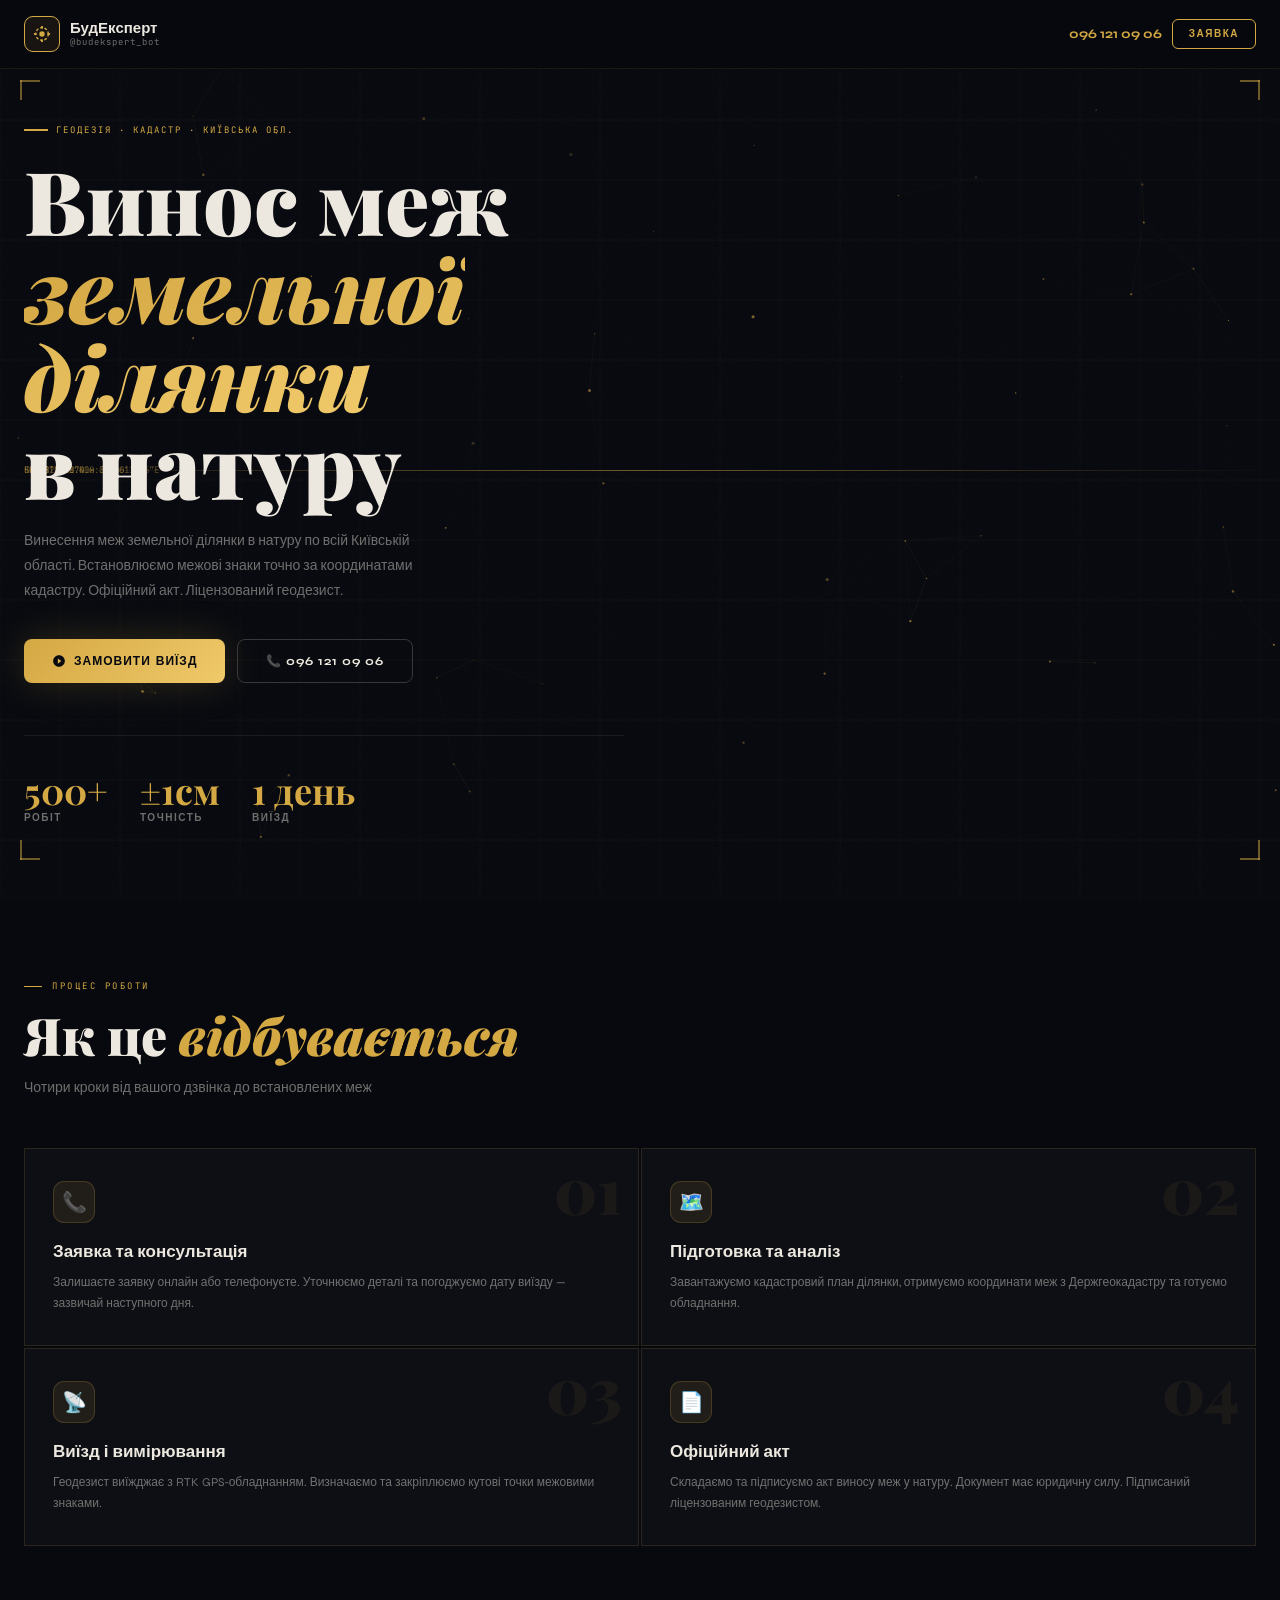
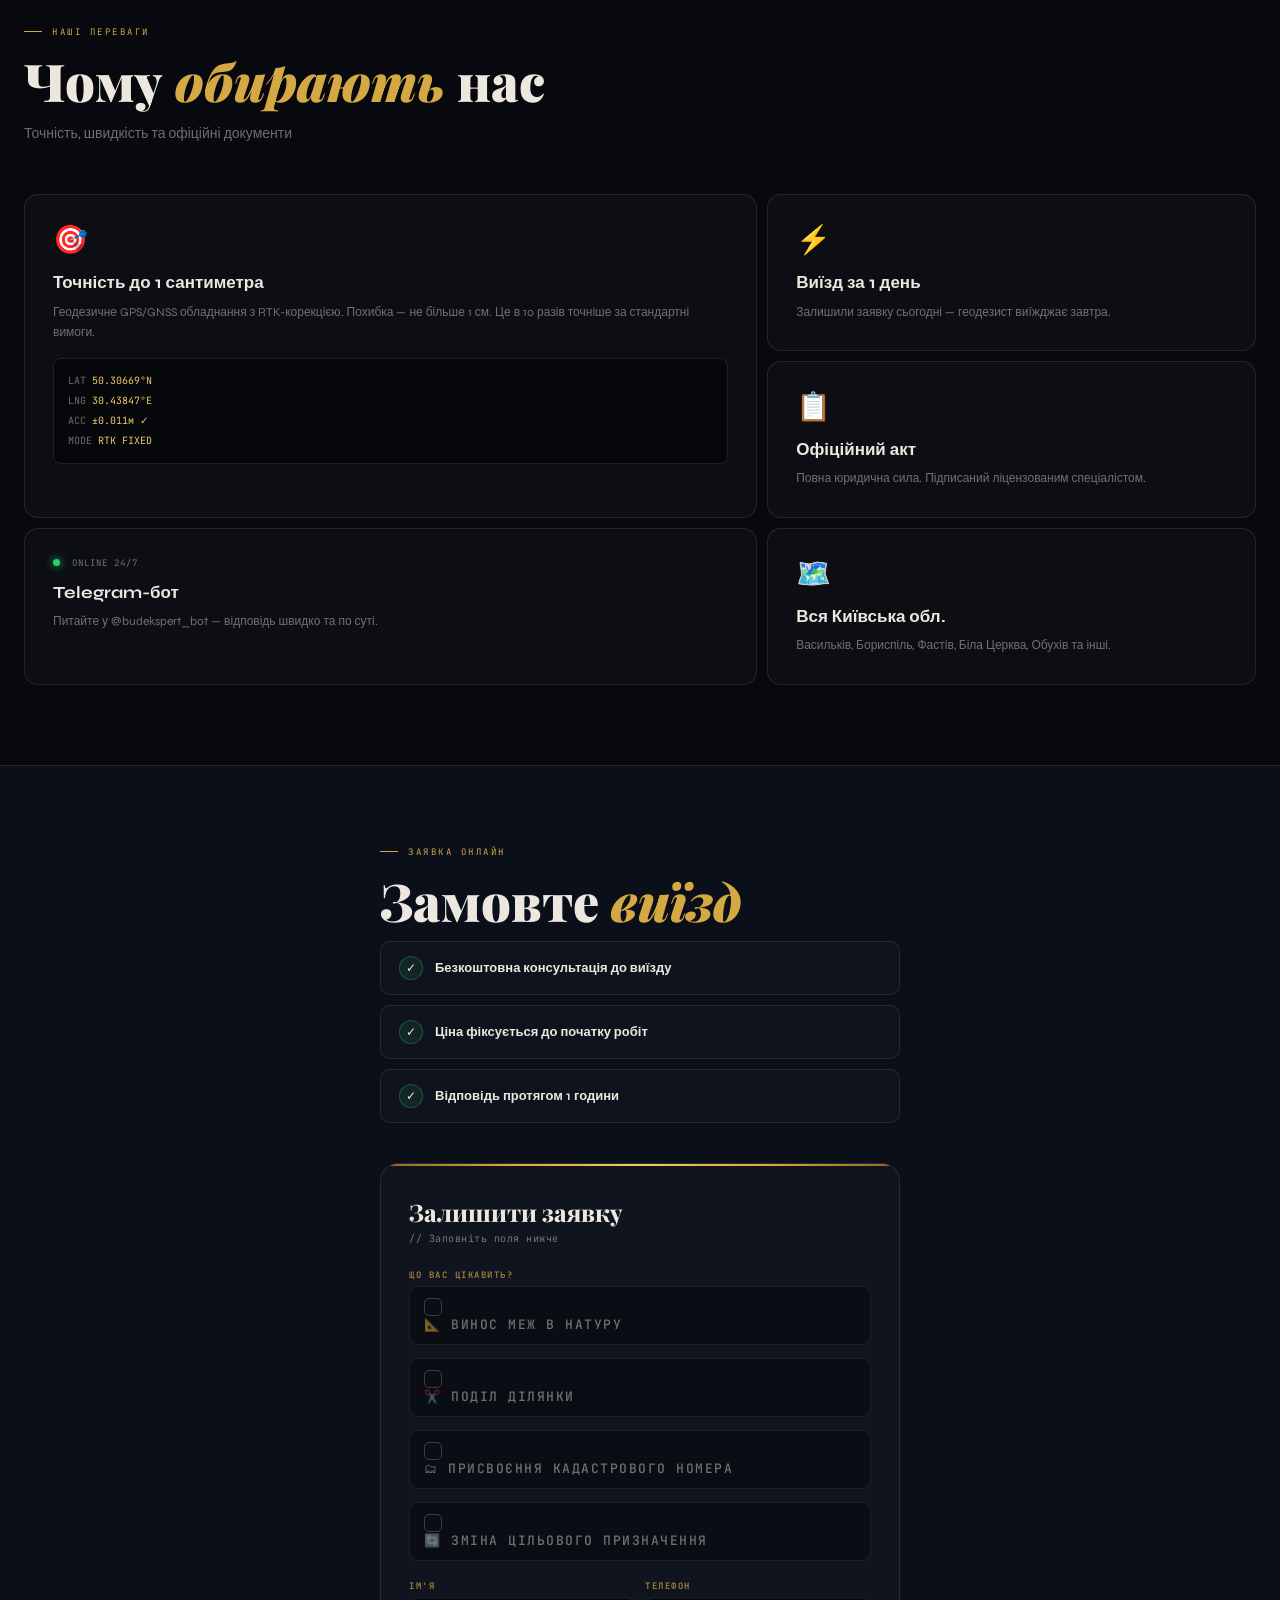
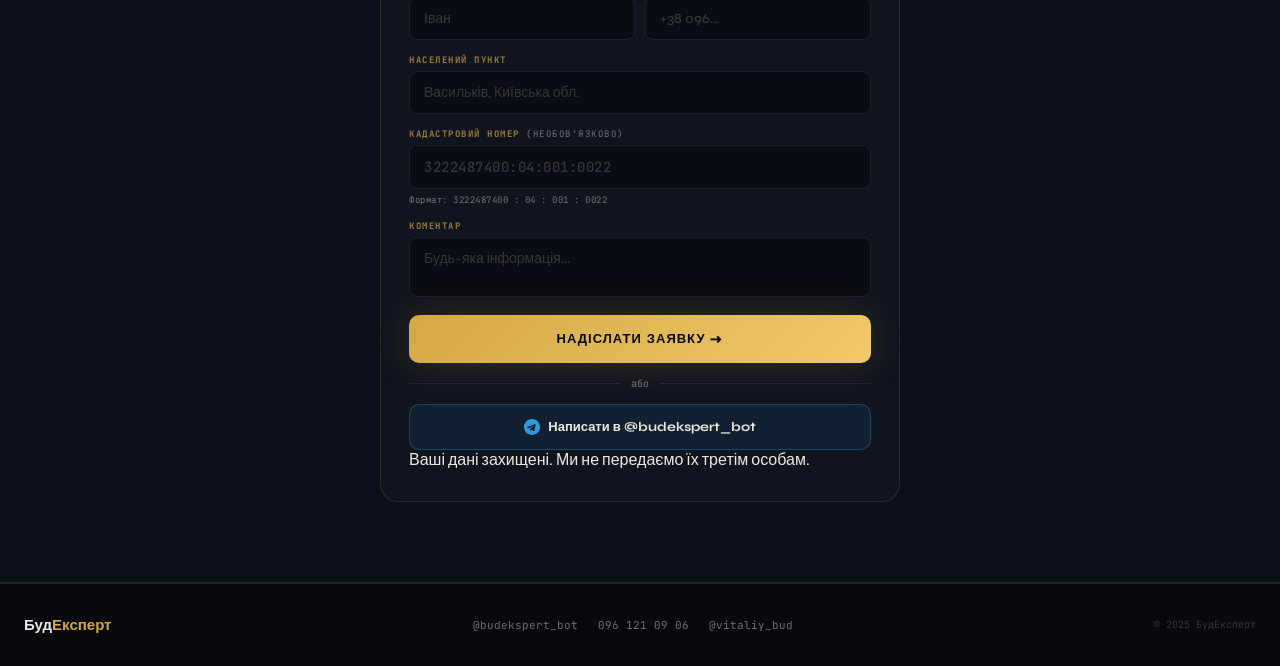
<file: budekspert_geo_v2.html>
<!DOCTYPE html>
<html lang="uk">
<head>
<meta charset="UTF-8">
<meta name="viewport" content="width=device-width, initial-scale=1.0, maximum-scale=1.0">

<!-- ─── SEO ─── -->
<title>Винос меж земельної ділянки в натуру — Київська область | БудЕксперт</title>
<meta name="description" content="Винесення меж земельної ділянки в натуру по Київській області. Васильків, Бориспіль, Фастів, Обухів, Біла Церква. Виїзд наступного дня. Офіційний акт. ☎ 096 121 09 06">
<meta name="keywords" content="винос меж, винесення меж земельної ділянки в натуру, межування, встановлення меж земельної ділянки, відновлення межових знаків, поділ земельної ділянки, присвоєння кадастрового номера, зміна цільового призначення, геодезія, Київська область, Васильків, Бориспіль, Фастів">
<meta name="robots" content="index, follow">
<meta name="author" content="БудЕксперт">
<link rel="canonical" href="https://budekspert.github.io/vynos-mezh-kyivska-oblast/">

<!-- ─── Open Graph (Facebook) ─── -->
<meta property="og:type" content="website">
<meta property="og:title" content="Винос меж земельної ділянки в натуру — Київська область">
<meta property="og:description" content="Встановлюємо межові знаки точно за координатами кадастру. Офіційний акт. Виїзд наступного дня. ☎ 096 121 09 06">
<meta property="og:url" content="https://budekspert.github.io/vynos-mezh-kyivska-oblast/">
<meta property="og:locale" content="uk_UA">
<meta property="og:site_name" content="БудЕксперт">
<link href="https://fonts.googleapis.com/css2?family=Playfair+Display:ital,wght@0,800;0,900;1,700;1,800&family=Syne:wght@400;600;700;800&family=JetBrains+Mono:wght@400;500&display=swap" rel="stylesheet">
<style>
:root {
  --bg:    #07090F;
  --bg2:   #0B0F1A;
  --gold:  #D4A843;
  --gold2: #F0C96A;
  --gold3: #8A6820;
  --blue:  #2D9CDB;
  --green: #2ECC71;
  --text:  #EDE8DF;
  --muted: rgba(237,232,223,0.45);
  --border:rgba(212,168,67,0.15);
}

*, *::before, *::after { margin:0; padding:0; box-sizing:border-box; }
html { scroll-behavior:smooth; -webkit-text-size-adjust:100%; }

body {
  background-color: #07090F !important;
  background: #07090F !important;
  color: #EDE8DF;
  font-family: 'Syne', sans-serif;
  overflow-x: hidden;
  min-height: 100vh;
  -webkit-font-smoothing: antialiased;
}

/* ── CANVAS ── */
#cvs {
  position: fixed;
  inset: 0;
  width: 100%;
  height: 100%;
  z-index: 0;
  background: #07090F;
  display: block;
}

/* ── GRAIN ── */
.grain {
  position: fixed; inset:0; z-index:1;
  pointer-events:none; opacity:0.025;
  background-image: url("data:image/svg+xml,%3Csvg xmlns='http://www.w3.org/2000/svg' width='300' height='300'%3E%3Cfilter id='n'%3E%3CfeTurbulence type='fractalNoise' baseFrequency='0.75' numOctaves='4' stitchTiles='stitch'/%3E%3C/filter%3E%3Crect width='300' height='300' filter='url(%23n)'/%3E%3C/svg%3E");
  background-size: 300px 300px;
}

/* ── ALL CONTENT ABOVE CANVAS ── */
.page { position: relative; z-index: 2; }

/* ══════════════ HEADER ══════════════ */
header {
  position: fixed; top:0; left:0; right:0; z-index:999;
  padding: 16px 24px;
  display: flex; align-items:center; justify-content:space-between;
  background: rgba(7,9,15,0.92);
  border-bottom: 1px solid rgba(212,168,67,0.1);
  -webkit-backdrop-filter: blur(16px);
  backdrop-filter: blur(16px);
}

.logo { display:flex; align-items:center; gap:10px; text-decoration:none; }
.logo-box {
  width:36px; height:36px;
  border:1.5px solid var(--gold);
  border-radius:9px;
  display:flex; align-items:center; justify-content:center;
  background: rgba(212,168,67,0.08);
  flex-shrink:0;
}
.logo-name { font-size:15px; font-weight:800; color:#EDE8DF; line-height:1.1; }
.logo-sub  { font-size:9px; color:var(--muted); font-family:'JetBrains Mono',monospace; letter-spacing:1px; }

.hdr-right { display:flex; align-items:center; gap:10px; }
.hdr-tel {
  font-size:13px; font-weight:700; color:var(--gold);
  text-decoration:none; display:none;
}
@media(min-width:600px){ .hdr-tel { display:block; } }

.hdr-btn {
  background: transparent;
  border:1.5px solid var(--gold);
  color:var(--gold);
  font-family:'Syne',sans-serif;
  font-size:10px; font-weight:700; letter-spacing:1.5px; text-transform:uppercase;
  padding:8px 16px; border-radius:6px;
  text-decoration:none;
  transition:background .2s, color .2s;
  white-space:nowrap;
}
.hdr-btn:hover { background:var(--gold); color:#07090F; }

/* ══════════════ HERO ══════════════ */
.hero {
  min-height: 100svh;
  padding: 100px 24px 60px;
  display: flex; flex-direction:column; justify-content:center;
  position:relative; overflow:hidden;
}

/* Corner brackets */
.crn {
  position:absolute; width:20px; height:20px; pointer-events:none;
}
.crn::before,.crn::after { content:''; position:absolute; background:var(--gold); opacity:0.5; }
.crn::before { width:100%; height:1.5px; top:0; left:0; }
.crn::after  { width:1.5px; height:100%; top:0; left:0; }
.crn.tl { top:80px; left:20px; }
.crn.tr { top:80px; right:20px; transform:scaleX(-1); }
.crn.bl { bottom:40px; left:20px; transform:scaleY(-1); }
.crn.br { bottom:40px; right:20px; transform:scale(-1); }

/* Scan line */
.scan {
  position:absolute; left:0; right:0; height:1px;
  background:linear-gradient(90deg,transparent,rgba(212,168,67,0.5),transparent);
  animation:scanAnim 7s linear infinite;
  pointer-events:none;
}
@keyframes scanAnim {
  0%   { top:0%;   opacity:0; }
  5%   { opacity:1; }
  95%  { opacity:0.6; }
  100% { top:100%; opacity:0; }
}

/* Floating coords */
.fcoord {
  position:absolute;
  font-family:'JetBrains Mono',monospace;
  font-size:9px; color:rgba(212,168,67,0.4);
  animation:floatY 4s ease-in-out infinite;
  pointer-events:none; user-select:none;
}
.fcoord:nth-child(1){ top:20%; right:5%;  animation-delay:0s; }
.fcoord:nth-child(2){ top:65%; right:3%;  animation-delay:1.5s; }
.fcoord:nth-child(3){ top:40%; left:2%;   animation-delay:2.8s; font-size:8px; }
@keyframes floatY {
  0%,100%{ transform:translateY(0); opacity:0.3; }
  50%    { transform:translateY(-8px); opacity:0.6; }
}

.hero-inner { max-width:600px; }

.hero-label {
  display:inline-flex; align-items:center; gap:8px;
  font-family:'JetBrains Mono',monospace;
  font-size:9px; letter-spacing:2px; text-transform:uppercase;
  color:var(--gold); margin-bottom:20px;
  animation:fadeUp .5s .1s both;
}
.hero-label::before { content:''; width:24px; height:1.5px; background:var(--gold); flex-shrink:0; }

.hero h1 {
  font-family:'Playfair Display',serif;
  font-size: clamp(48px, 11vw, 88px);
  font-weight:900; line-height:1.0;
  color:#EDE8DF;
  margin-bottom:20px;
  animation:fadeUp .6s .25s both;
}
.hero h1 em {
  font-style:italic;
  background:linear-gradient(135deg,var(--gold),var(--gold2));
  -webkit-background-clip:text; -webkit-text-fill-color:transparent;
  background-clip:text;
}

.hero-desc {
  font-size:14px; line-height:1.8; color:var(--muted);
  max-width:420px; margin-bottom:36px;
  animation:fadeUp .6s .4s both;
}

.hero-btns {
  display:flex; flex-direction:column; gap:12px;
  animation:fadeUp .6s .55s both;
}
@media(min-width:480px){ .hero-btns{ flex-direction:row; flex-wrap:wrap; } }

.btn-gold {
  background:linear-gradient(135deg,var(--gold),var(--gold2));
  color:#07090F;
  font-family:'Syne',sans-serif;
  font-size:12px; font-weight:800; letter-spacing:1px; text-transform:uppercase;
  padding:15px 28px; border-radius:8px;
  text-decoration:none; border:none; cursor:pointer;
  display:inline-flex; align-items:center; justify-content:center; gap:8px;
  box-shadow:0 0 40px rgba(212,168,67,0.2);
  transition:transform .2s, box-shadow .2s;
}
.btn-gold:hover { transform:translateY(-2px); box-shadow:0 8px 40px rgba(212,168,67,0.4); }

.btn-ghost {
  background:transparent;
  border:1.5px solid rgba(237,232,223,0.2);
  color:#EDE8DF;
  font-family:'Syne',sans-serif;
  font-size:12px; font-weight:700; letter-spacing:1px; text-transform:uppercase;
  padding:14px 28px; border-radius:8px;
  text-decoration:none; cursor:pointer;
  display:inline-flex; align-items:center; justify-content:center; gap:8px;
  transition:border-color .2s, color .2s;
}
.btn-ghost:hover { border-color:var(--gold); color:var(--gold); }

/* Stats */
.hero-stats {
  display:flex; gap:32px; flex-wrap:wrap;
  margin-top:52px; padding-top:36px;
  border-top:1px solid rgba(255,255,255,0.07);
  animation:fadeUp .6s .7s both;
}
.stat-num {
  font-family:'Playfair Display',serif;
  font-size:36px; font-weight:700; color:var(--gold); line-height:1; margin-bottom:4px;
}
.stat-lbl { font-size:10px; letter-spacing:1.5px; text-transform:uppercase; color:var(--muted); font-weight:600; }

@keyframes fadeUp {
  from { opacity:0; transform:translateY(18px); }
  to   { opacity:1; transform:translateY(0); }
}

/* ══════════════ SECTIONS ══════════════ */
section {
  padding:80px 24px;
  background:#07090F;
}

.sec-label {
  font-family:'JetBrains Mono',monospace;
  font-size:9px; letter-spacing:2.5px; text-transform:uppercase;
  color:var(--gold); margin-bottom:14px;
  display:flex; align-items:center; gap:10px;
}
.sec-label::before { content:''; width:18px; height:1px; background:var(--gold); }

.sec-h {
  font-family:'Playfair Display',serif;
  font-size:clamp(30px,7vw,52px); font-weight:900; line-height:1.1;
  color:#EDE8DF; margin-bottom:12px;
}
.sec-h em { font-style:italic; color:var(--gold); }
.sec-p { font-size:14px; color:var(--muted); line-height:1.8; max-width:480px; margin-bottom:48px; }

/* ══════════════ TIMELINE ══════════════ */
.tl-grid {
  display:grid;
  grid-template-columns:1fr;
  gap:2px;
}
@media(min-width:680px){ .tl-grid{ grid-template-columns:1fr 1fr; } }

.tl-card {
  background:rgba(255,255,255,0.025);
  border:1px solid var(--border);
  padding:32px 28px;
  position:relative; overflow:hidden;
  transition:background .3s, border-color .3s;
  opacity:0; transform:translateY(20px);
  transition:opacity .5s ease, transform .5s ease, background .3s, border-color .3s;
}
.tl-card.visible { opacity:1; transform:translateY(0); }
.tl-card:hover { background:rgba(212,168,67,0.04); border-color:rgba(212,168,67,0.3); }

.tl-n {
  font-family:'Playfair Display',serif;
  font-size:64px; font-weight:900; color:rgba(212,168,67,0.07);
  position:absolute; top:8px; right:16px; line-height:1;
  transition:color .3s;
}
.tl-card:hover .tl-n { color:rgba(212,168,67,0.13); }

.tl-ico {
  width:42px; height:42px; border-radius:11px;
  background:rgba(212,168,67,0.1);
  border:1px solid rgba(212,168,67,0.2);
  display:flex; align-items:center; justify-content:center;
  font-size:20px; margin-bottom:18px;
}
.tl-title { font-size:17px; font-weight:700; margin-bottom:10px; color:#EDE8DF; }
.tl-desc  { font-size:12px; color:var(--muted); line-height:1.7; }

/* ══════════════ BENTO ══════════════ */
.bento {
  display:grid;
  grid-template-columns:1fr;
  gap:10px;
}
@media(min-width:600px){
  .bento {
    grid-template-columns:1.5fr 1fr;
    grid-template-rows:auto auto auto;
  }
  .bento .big { grid-row:span 2; }
}

.bcard {
  background:rgba(255,255,255,0.025);
  border:1px solid var(--border);
  border-radius:14px; padding:28px;
  position:relative; overflow:hidden;
  opacity:0; transform:translateY(20px);
  transition:opacity .5s ease, transform .5s ease, border-color .3s, background .3s;
}
.bcard.visible { opacity:1; transform:translateY(0); }
.bcard:hover { border-color:rgba(212,168,67,0.35); background:rgba(212,168,67,0.03); }

.bcard::after {
  content:''; position:absolute; bottom:0; left:0; right:0; height:2px;
  background:linear-gradient(90deg,transparent,var(--gold),transparent);
  transform:scaleX(0); transition:transform .4s;
}
.bcard:hover::after { transform:scaleX(1); }

.bcard-ico { font-size:28px; margin-bottom:16px; display:block; }
.bcard-title { font-size:17px; font-weight:700; color:#EDE8DF; margin-bottom:8px; line-height:1.2; }
.bcard-text  { font-size:12px; color:var(--muted); line-height:1.7; }

.code-block {
  font-family:'JetBrains Mono',monospace;
  font-size:10px;
  background:rgba(0,0,0,0.5);
  border:1px solid rgba(212,168,67,0.15);
  border-radius:8px; padding:12px 14px;
  margin-top:16px; line-height:2;
}
.ck { color:var(--muted); }
.cv { color:var(--gold2); }

.dot-live {
  display:inline-block; width:7px; height:7px; border-radius:50%;
  background:var(--green); margin-right:6px;
  box-shadow:0 0 8px var(--green);
  animation:pulse 2s infinite;
}
@keyframes pulse {
  0%,100%{ box-shadow:0 0 5px var(--green); }
  50%    { box-shadow:0 0 14px var(--green); }
}

/* ══════════════ FORM ══════════════ */
.form-section {
  background:var(--bg2);
  border-top:1px solid var(--border);
  border-bottom:1px solid var(--border);
}

.form-wrap {
  max-width:520px; margin:0 auto;
}

.trust-list { display:flex; flex-direction:column; gap:10px; margin-bottom:40px; }
.trust-item {
  display:flex; align-items:center; gap:12px;
  padding:14px 18px;
  background:rgba(255,255,255,0.02);
  border:1px solid var(--border); border-radius:10px;
}
.t-check {
  width:24px; height:24px; flex-shrink:0; border-radius:50%;
  background:rgba(46,204,113,0.1); border:1px solid rgba(46,204,113,0.3);
  display:flex; align-items:center; justify-content:center; font-size:12px;
}
.t-text { font-size:13px; font-weight:600; color:#EDE8DF; }

.fcard {
  background:rgba(255,255,255,0.025);
  border:1px solid var(--border);
  border-radius:18px; padding:32px 28px;
  position:relative; overflow:hidden;
}
.fcard::before {
  content:'';
  position:absolute; top:0; left:0; right:0; height:2px;
  background:linear-gradient(90deg,var(--gold3),var(--gold),var(--gold2),var(--gold),var(--gold3));
}

.form-h { font-family:'Playfair Display',serif; font-size:24px; font-weight:800; color:#EDE8DF; margin-bottom:4px; }
.form-sub { font-size:10px; color:var(--muted); margin-bottom:24px; font-family:'JetBrains Mono',monospace; letter-spacing:.5px; }

.field { margin-bottom:14px; }
.field label {
  display:block; font-size:9px; font-weight:700;
  letter-spacing:1.5px; text-transform:uppercase;
  color:rgba(212,168,67,0.7); margin-bottom:5px;
  font-family:'JetBrains Mono',monospace;
}
.field input,
.field select,
.field textarea {
  width:100%;
  background:rgba(0,0,0,0.4);
  border:1px solid rgba(255,255,255,0.08);
  border-radius:8px; padding:12px 14px;
  font-family:'Syne',sans-serif;
  font-size:14px; font-weight:500;
  color:#EDE8DF; outline:none;
  -webkit-appearance:none; appearance:none;
  resize:none;
  transition:border-color .2s, background .2s, box-shadow .2s;
}
.field input::placeholder,
.field textarea::placeholder { color:rgba(237,232,223,0.2); }
.field input:focus,
.field select:focus,
.field textarea:focus {
  border-color:rgba(212,168,67,0.5);
  background:rgba(212,168,67,0.04);
  box-shadow:0 0 0 3px rgba(212,168,67,0.07);
}
.field select option { background:#0B0F1A; color:#EDE8DF; }

.row2 { display:flex; gap:10px; }
.row2 .field { flex:1; }

.btn-submit {
  width:100%; margin-top:6px;
  background:linear-gradient(135deg,var(--gold),var(--gold2));
  color:#07090F;
  font-family:'Syne',sans-serif;
  font-size:13px; font-weight:800; letter-spacing:1px; text-transform:uppercase;
  padding:16px; border:none; border-radius:10px; cursor:pointer;
  display:flex; align-items:center; justify-content:center; gap:8px;
  box-shadow:0 0 40px rgba(212,168,67,0.2);
  transition:transform .2s, box-shadow .2s;
  -webkit-appearance:none;
}
.btn-submit:hover { transform:translateY(-2px); box-shadow:0 8px 40px rgba(212,168,67,0.35); }

.or-divider {
  display:flex; align-items:center; gap:10px;
  margin:14px 0; font-size:10px; color:var(--muted);
  font-family:'JetBrains Mono',monospace;
}
.or-divider::before,.or-divider::after { content:''; flex:1; height:1px; background:rgba(255,255,255,0.07); }

.btn-tg {
  width:100%;
  background:rgba(45,156,219,0.1);
  border:1.5px solid rgba(45,156,219,0.3);
  color:#EDE8DF;
  font-family:'Syne',sans-serif;
  font-size:13px; font-weight:700;
  padding:14px; border-radius:10px;
  display:flex; align-items:center; justify-content:center; gap:8px;
  text-decoration:none; cursor:pointer;
  transition:background .2s, border-color .2s;
}
.btn-tg:hover { background:rgba(45,156,219,0.2); border-color:rgba(45,156,219,0.6); }

.checkboxes { display:flex; flex-direction:column; gap:8px; }
.chk {
  display:flex; align-items:center; gap:10px;
  padding:11px 14px;
  background:rgba(0,0,0,0.3);
  border:1.5px solid rgba(255,255,255,0.08);
  border-radius:8px; cursor:pointer;
  transition:border-color .2s, background .2s;
  user-select:none;
}
.chk:hover { border-color:rgba(212,168,67,0.35); background:rgba(212,168,67,0.04); }
.chk input[type=checkbox] { display:none; }
.chk-box {
  width:18px; height:18px; flex-shrink:0;
  border:1.5px solid rgba(255,255,255,0.2);
  border-radius:5px; background:transparent;
  display:flex; align-items:center; justify-content:center;
  font-size:11px; font-weight:800; color:#07090F;
  transition:all .2s;
}
.chk.active { border-color:rgba(212,168,67,0.5); background:rgba(212,168,67,0.07); }
.chk.active .chk-box { background:var(--gold); border-color:var(--gold); }
.chk.active .chk-box::after { content:'✓'; }
.chk-label { font-size:13px; font-weight:500; color:var(--muted); transition:color .2s; }
.chk.active .chk-label { color:#EDE8DF; }


  text-align:center; margin-top:12px;
  font-size:9px; color:rgba(237,232,223,0.2);
  font-family:'JetBrains Mono',monospace; line-height:1.6;
}

/* ── CADASTRAL FIELD ── */
.cadastral-wrap { position:relative; }

.cadastral-wrap input {
  font-family:'JetBrains Mono',monospace !important;
  font-size:15px !important;
  font-weight:500 !important;
  letter-spacing:1px;
}

.cad-status {
  position:absolute; right:12px; top:50%; transform:translateY(-50%);
  font-size:16px; pointer-events:none;
  transition:opacity .2s;
  opacity:0;
}

.cad-hint {
  font-family:'JetBrains Mono',monospace;
  font-size:9px; margin-top:5px; padding:0 2px;
  display:flex; align-items:center; gap:6px;
  transition:color .2s;
}
.cad-hint .segments { display:flex; gap:4px; }
.cad-hint .seg {
  padding:2px 6px; border-radius:4px;
  background:rgba(255,255,255,0.05);
  color:var(--muted); font-size:9px;
  transition:background .2s, color .2s;
}
.cad-hint .seg.done { background:rgba(46,204,113,0.15); color:#2ECC71; }
.cad-hint .seg.active { background:rgba(212,168,67,0.2); color:var(--gold2); }

/* valid border */
.field input.cad-valid {
  border-color:rgba(46,204,113,0.5) !important;
  box-shadow:0 0 0 3px rgba(46,204,113,0.07) !important;
}
.field input.cad-invalid {
  border-color:rgba(231,76,60,0.5) !important;
  box-shadow:0 0 0 3px rgba(231,76,60,0.07) !important;
}

.success-block { display:none; text-align:center; padding:16px 0; }
.success-ico { font-size:52px; margin-bottom:14px; }
.success-h { font-family:'Playfair Display',serif; font-size:26px; font-weight:800; color:#EDE8DF; margin-bottom:10px; }
.success-p { font-size:13px; color:var(--muted); line-height:1.8; margin-bottom:22px; }

/* ══════════════ FOOTER ══════════════ */
footer {
  background:#07090F;
  padding:32px 24px;
  display:flex; flex-direction:column; gap:16px; align-items:center; text-align:center;
  border-top:1px solid var(--border);
}
@media(min-width:600px){
  footer { flex-direction:row; justify-content:space-between; text-align:left; }
}
.foot-logo { font-size:15px; font-weight:800; color:#EDE8DF; }
.foot-logo span { color:var(--gold); }
.foot-links { display:flex; gap:20px; flex-wrap:wrap; justify-content:center; }
.foot-links a { font-size:11px; color:var(--muted); text-decoration:none; font-family:'JetBrains Mono',monospace; transition:color .2s; }
.foot-links a:hover { color:var(--gold); }
.foot-copy { font-size:10px; color:rgba(237,232,223,0.2); font-family:'JetBrains Mono',monospace; }
</style>
</head>
<body>

<!-- CANVAS (dark background + animation) -->
<canvas id="cvs"></canvas>
<div class="grain"></div>

<div class="page">

<!-- ─── HEADER ─── -->
<header>
  <a class="logo" href="#">
    <div class="logo-box">
      <svg width="18" height="18" viewBox="0 0 20 20" fill="none">
        <circle cx="10" cy="10" r="3" fill="#D4A843"/>
        <circle cx="10" cy="10" r="7" stroke="#D4A843" stroke-width="1.5" stroke-dasharray="3 2"/>
        <line x1="10" y1="1" x2="10" y2="4" stroke="#D4A843" stroke-width="2"/>
        <line x1="10" y1="16" x2="10" y2="19" stroke="#D4A843" stroke-width="2"/>
        <line x1="1" y1="10" x2="4" y2="10" stroke="#D4A843" stroke-width="2"/>
        <line x1="16" y1="10" x2="19" y2="10" stroke="#D4A843" stroke-width="2"/>
      </svg>
    </div>
    <div>
      <div class="logo-name">БудЕксперт</div>
      <div class="logo-sub">@budekspert_bot</div>
    </div>
  </a>
  <div class="hdr-right">
    <a href="tel:+380961210906" class="hdr-tel">096 121 09 06</a>
    <a href="#form" class="hdr-btn">Заявка</a>
  </div>
</header>

<!-- ─── HERO ─── -->
<div class="hero">
  <div class="scan"></div>
  <div class="crn tl"></div><div class="crn tr"></div>
  <div class="crn bl"></div><div class="crn br"></div>
  <div class="fcoord">50°18′24.1″N · 30°26′18.5″E</div>
  <div class="fcoord">КН: 3222487400:04:001</div>
  <div class="fcoord">GPS RTK ±0.01м</div>

  <div class="hero-inner">
    <div class="hero-label">Геодезія · Кадастр · Київська обл.</div>
    <h1>Винос меж<br><em>земельної ділянки</em><br>в натуру</h1>
    <p class="hero-desc">Винесення меж земельної ділянки в натуру по всій Київській області. Встановлюємо межові знаки точно за координатами кадастру. Офіційний акт. Ліцензований геодезист.</p>
    <div class="hero-btns">
      <a href="#form" class="btn-gold">
        <svg width="14" height="14" viewBox="0 0 24 24" fill="currentColor"><path d="M12 2C6.48 2 2 6.48 2 12s4.48 10 10 10 10-4.48 10-10S17.52 2 12 2zm-2 14.5v-9l6 4.5-6 4.5z"/></svg>
        Замовити виїзд
      </a>
      <a href="tel:+380961210906" class="btn-ghost">📞 096 121 09 06</a>
    </div>
    <div class="hero-stats">
      <div><div class="stat-num">500+</div><div class="stat-lbl">Робіт</div></div>
      <div><div class="stat-num">±1см</div><div class="stat-lbl">Точність</div></div>
      <div><div class="stat-num">1 день</div><div class="stat-lbl">Виїзд</div></div>
    </div>
  </div>
</div>

<!-- ─── HOW IT WORKS ─── -->
<section id="how">
  <div class="sec-label">Процес роботи</div>
  <h2 class="sec-h">Як це <em>відбувається</em></h2>
  <p class="sec-p">Чотири кроки від вашого дзвінка до встановлених меж</p>
  <div class="tl-grid">
    <div class="tl-card">
      <div class="tl-n">01</div>
      <div class="tl-ico">📞</div>
      <div class="tl-title">Заявка та консультація</div>
      <div class="tl-desc">Залишаєте заявку онлайн або телефонуєте. Уточнюємо деталі та погоджуємо дату виїзду — зазвичай наступного дня.</div>
    </div>
    <div class="tl-card">
      <div class="tl-n">02</div>
      <div class="tl-ico">🗺️</div>
      <div class="tl-title">Підготовка та аналіз</div>
      <div class="tl-desc">Завантажуємо кадастровий план ділянки, отримуємо координати меж з Держгеокадастру та готуємо обладнання.</div>
    </div>
    <div class="tl-card">
      <div class="tl-n">03</div>
      <div class="tl-ico">📡</div>
      <div class="tl-title">Виїзд і вимірювання</div>
      <div class="tl-desc">Геодезист виїжджає з RTK GPS-обладнанням. Визначаємо та закріплюємо кутові точки межовими знаками.</div>
    </div>
    <div class="tl-card">
      <div class="tl-n">04</div>
      <div class="tl-ico">📄</div>
      <div class="tl-title">Офіційний акт</div>
      <div class="tl-desc">Складаємо та підписуємо акт виносу меж у натуру. Документ має юридичну силу. Підписаний ліцензованим геодезистом.</div>
    </div>
  </div>
</section>

<!-- ─── FEATURES ─── -->
<section id="features" style="padding-top:0;">
  <div class="sec-label">Наші переваги</div>
  <h2 class="sec-h">Чому <em>обирають</em> нас</h2>
  <p class="sec-p">Точність, швидкість та офіційні документи</p>
  <div class="bento">
    <div class="bcard big">
      <span class="bcard-ico">🎯</span>
      <div class="bcard-title">Точність до 1 сантиметра</div>
      <div class="bcard-text">Геодезичне GPS/GNSS обладнання з RTK-корекцією. Похибка — не більше 1 см. Це в 10 разів точніше за стандартні вимоги.</div>
      <div class="code-block">
        <div><span class="ck">LAT  </span><span class="cv">50.30669°N</span></div>
        <div><span class="ck">LNG  </span><span class="cv">30.43847°E</span></div>
        <div><span class="ck">ACC  </span><span class="cv">±0.011м ✓</span></div>
        <div><span class="ck">MODE </span><span class="cv">RTK FIXED</span></div>
      </div>
    </div>
    <div class="bcard">
      <span class="bcard-ico">⚡</span>
      <div class="bcard-title">Виїзд за 1 день</div>
      <div class="bcard-text">Залишили заявку сьогодні — геодезист виїжджає завтра.</div>
    </div>
    <div class="bcard">
      <span class="bcard-ico">📋</span>
      <div class="bcard-title">Офіційний акт</div>
      <div class="bcard-text">Повна юридична сила. Підписаний ліцензованим спеціалістом.</div>
    </div>
    <div class="bcard">
      <div style="display:flex;align-items:center;gap:6px;margin-bottom:14px;">
        <span class="dot-live"></span>
        <span style="font-size:9px;color:var(--muted);font-family:'JetBrains Mono',monospace;letter-spacing:1px;">ONLINE 24/7</span>
      </div>
      <div class="bcard-title">Telegram-бот</div>
      <div class="bcard-text">Питайте у @budekspert_bot — відповідь швидко та по суті.</div>
    </div>
    <div class="bcard">
      <span class="bcard-ico">🗺️</span>
      <div class="bcard-title">Вся Київська обл.</div>
      <div class="bcard-text">Васильків, Бориспіль, Фастів, Біла Церква, Обухів та інші.</div>
    </div>
  </div>
</section>

<!-- ─── FORM ─── -->
<section id="form" class="form-section">
  <div class="form-wrap">
    <div class="sec-label">Заявка онлайн</div>
    <h2 class="sec-h">Замовте <em>виїзд</em></h2>

    <div class="trust-list">
      <div class="trust-item"><div class="t-check">✓</div><div class="t-text">Безкоштовна консультація до виїзду</div></div>
      <div class="trust-item"><div class="t-check">✓</div><div class="t-text">Ціна фіксується до початку робіт</div></div>
      <div class="trust-item"><div class="t-check">✓</div><div class="t-text">Відповідь протягом 1 години</div></div>
    </div>

    <div class="fcard">
      <div class="form-h">Залишити заявку</div>
      <div class="form-sub">// Заповніть поля нижче</div>

      <div id="formBlock">
        <!-- ПОСЛУГА — чекбокси -->
        <div class="field">
          <label>Що вас цікавить?</label>
          <div class="checkboxes">
            <label class="chk" onclick="toggleChk(this)"><input type="checkbox" value="Винос меж в натуру"><div class="chk-box"></div><span class="chk-label">📐 Винос меж в натуру</span></label>
            <label class="chk" onclick="toggleChk(this)"><input type="checkbox" value="Поділ ділянки"><div class="chk-box"></div><span class="chk-label">✂️ Поділ ділянки</span></label>
            <label class="chk" onclick="toggleChk(this)"><input type="checkbox" value="Присвоєння кадастрового номера"><div class="chk-box"></div><span class="chk-label">🗂 Присвоєння кадастрового номера</span></label>
            <label class="chk" onclick="toggleChk(this)"><input type="checkbox" value="Зміна цільового призначення"><div class="chk-box"></div><span class="chk-label">🔄 Зміна цільового призначення</span></label>
          </div>
        </div>

        <div class="row2">
          <div class="field">
            <label>Ім'я</label>
            <input type="text" id="fname" placeholder="Іван">
          </div>
          <div class="field">
            <label>Телефон</label>
            <input type="tel" id="fphone" placeholder="+38 096...">
          </div>
        </div>

        <div class="field">
          <label>Населений пункт</label>
          <input type="text" id="fcity" placeholder="Васильків, Київська обл.">
        </div>

        <!-- ЄДИНЕ кадастрове поле з автоформатуванням -->
        <div class="field">
          <label>Кадастровий номер <span style="color:var(--muted);font-weight:400;">(необов'язково)</span></label>
          <div style="position:relative;">
            <input
              type="text" id="fcadnum"
              placeholder="3222487400:04:001:0022"
              maxlength="23" inputmode="numeric" autocomplete="off"
              oninput="formatCadNum(this)"
              style="font-family:'JetBrains Mono',monospace; font-size:14px; letter-spacing:0.5px; padding-right:38px;"
            >
            <span id="cadStatus" style="position:absolute;right:12px;top:50%;transform:translateY(-50%);font-size:15px;pointer-events:none;display:none;"></span>
          </div>
          <div id="cadHint" style="font-family:'JetBrains Mono',monospace;font-size:9px;margin-top:5px;color:var(--muted);letter-spacing:.5px;">
            Формат: 3222487400 : 04 : 001 : 0022
          </div>
        </div>

        <div class="field">
          <label>Коментар</label>
          <textarea id="fcomment" rows="2" placeholder="Будь-яка інформація..."></textarea>
        </div>
        <button class="btn-submit" onclick="doSubmit()">Надіслати заявку →</button>
        <div class="or-divider">або</div>
        <a href="https://t.me/budekspert_bot" target="_blank" class="btn-tg">
          <svg width="16" height="16" viewBox="0 0 24 24" fill="#2D9CDB"><path d="M12 0C5.373 0 0 5.373 0 12s5.373 12 12 12 12-5.373 12-12S18.627 0 12 0zm5.562 8.248l-2.04 9.61c-.15.674-.543.838-1.097.522l-3.02-2.226-1.46 1.4c-.16.16-.296.296-.608.296l.216-3.073 5.594-5.054c.243-.216-.053-.336-.377-.12l-6.916 4.354-2.98-.93c-.648-.203-.66-.648.135-.96l11.636-4.487c.54-.195 1.012.12.917.668z"/></svg>
          Написати в @budekspert_bot
        </a>
        <p class="privacy">Ваші дані захищені. Ми не передаємо їх третім особам.</p>
      </div>

      <div class="success-block" id="successBlock">
        <div class="success-ico">✅</div>
        <div class="success-h">Заявку прийнято!</div>
        <p class="success-p">Ми отримали вашу заявку і зв'яжемося з вами найближчим часом. Або напишіть одразу у Telegram.</p>
        <a href="https://t.me/budekspert_bot" target="_blank" class="btn-tg">
          <svg width="16" height="16" viewBox="0 0 24 24" fill="#2D9CDB"><path d="M12 0C5.373 0 0 5.373 0 12s5.373 12 12 12 12-5.373 12-12S18.627 0 12 0zm5.562 8.248l-2.04 9.61c-.15.674-.543.838-1.097.522l-3.02-2.226-1.46 1.4c-.16.16-.296.296-.608.296l.216-3.073 5.594-5.054c.243-.216-.053-.336-.377-.12l-6.916 4.354-2.98-.93c-.648-.203-.66-.648.135-.96l11.636-4.487c.54-.195 1.012.12.917.668z"/></svg>
          Відкрити @budekspert_bot
        </a>
      </div>
    </div>
  </div>
</section>

<!-- ─── FOOTER ─── -->
<footer>
  <div class="foot-logo">Буд<span>Експерт</span></div>
  <div class="foot-links">
    <a href="https://t.me/budekspert_bot" target="_blank">@budekspert_bot</a>
    <a href="tel:+380961210906">096 121 09 06</a>
    <a href="https://t.me/vitaliy_bud" target="_blank">@vitaliy_bud</a>
  </div>
  <div class="foot-copy">© 2025 БудЕксперт</div>
</footer>

</div><!-- /page -->

<script>
/* ── CANVAS: dark bg + gold particles ── */
(function(){
  const c   = document.getElementById('cvs');
  const ctx = c.getContext('2d');
  let W, H, pts = [];

  function resize(){
    W = c.width  = window.innerWidth;
    H = c.height = window.innerHeight;
  }

  function init(){
    pts = [];
    const n = Math.max(30, Math.floor(W * H / 18000));
    for(let i=0;i<n;i++){
      pts.push({
        x: Math.random()*W, y: Math.random()*H,
        vx:(Math.random()-.5)*.25, vy:(Math.random()-.5)*.25,
        r: Math.random()*1.2+.4,
        a: Math.random()*.5+.2
      });
    }
  }

  function frame(){
    /* solid dark background — CRITICAL */
    ctx.fillStyle = '#07090F';
    ctx.fillRect(0,0,W,H);

    /* grid */
    ctx.strokeStyle='rgba(212,168,67,0.04)';
    ctx.lineWidth=1;
    for(let x=0;x<W;x+=60){ ctx.beginPath();ctx.moveTo(x,0);ctx.lineTo(x,H);ctx.stroke(); }
    for(let y=0;y<H;y+=60){ ctx.beginPath();ctx.moveTo(0,y);ctx.lineTo(W,y);ctx.stroke(); }

    /* connections */
    for(let i=0;i<pts.length;i++){
      for(let j=i+1;j<pts.length;j++){
        const dx=pts[i].x-pts[j].x, dy=pts[i].y-pts[j].y;
        const d=Math.sqrt(dx*dx+dy*dy);
        if(d<120){
          ctx.strokeStyle=`rgba(212,168,67,${(1-d/120)*.12})`;
          ctx.lineWidth=.7;
          ctx.beginPath();ctx.moveTo(pts[i].x,pts[i].y);ctx.lineTo(pts[j].x,pts[j].y);ctx.stroke();
        }
      }
    }

    /* dots */
    pts.forEach(p=>{
      ctx.beginPath(); ctx.arc(p.x,p.y,p.r,0,Math.PI*2);
      ctx.fillStyle=`rgba(212,168,67,${p.a})`; ctx.fill();
      p.x+=p.vx; p.y+=p.vy;
      if(p.x<0||p.x>W) p.vx*=-1;
      if(p.y<0||p.y>H) p.vy*=-1;
    });

    requestAnimationFrame(frame);
  }

  resize(); init(); frame();
  window.addEventListener('resize',()=>{resize();init();});
})();

/* ── CADASTRAL NUMBER AUTO-FORMAT (old block disabled) ── */
(function(){
  const inp    = document.getElementById('fcad');
  if(!inp) return; // елемент видалено — виходимо
  const status = document.getElementById('cadStatus');
  const segs   = [
    document.getElementById('seg1'),
    document.getElementById('seg2'),
    document.getElementById('seg3'),
    document.getElementById('seg4')
  ];
  // segment lengths
  const lens = [10, 2, 3, 4];
  const total = 19; // 10+1+2+1+3+1+4

  function onlyDigits(v){ return v.replace(/\D/g,''); }

  function format(digits){
    let result = '';
    let pos = 0;
    for(let i=0;i<lens.length;i++){
      const chunk = digits.slice(pos, pos+lens[i]);
      if(chunk) result += (i>0 && result ? ':' : '') + chunk;
      pos += lens[i];
      if(pos >= digits.length) break;
    }
    return result;
  }

  function updateHint(digits){
    let pos = 0;
    segs.forEach((seg, i) => {
      const start = pos;
      const end   = pos + lens[i];
      const filled = digits.slice(start, end).length;
      seg.classList.remove('done','active');
      if(filled === lens[i]){
        seg.classList.add('done');
        seg.textContent = digits.slice(start, end);
      } else if(filled > 0 || digits.length === start){
        seg.classList.add(digits.length >= start && digits.length < end ? 'active':'');
        seg.textContent = ['XXXXXXXXXX','XX','XXX','XXXX'][i];
      } else {
        seg.textContent = ['XXXXXXXXXX','XX','XXX','XXXX'][i];
      }
      pos = end;
    });
  }

  inp.addEventListener('input', function(e){
    const raw     = onlyDigits(this.value);
    const limited = raw.slice(0, 19); // max raw digits = 10+2+3+4
    const cursor  = this.selectionStart;
    const formatted = format(limited);
    this.value = formatted;

    // restore caret
    let caretPos = formatted.length;
    this.setSelectionRange(caretPos, caretPos);

    // update hint segments
    updateHint(limited);

    // validation
    const totalDigits = limited.length;
    const isComplete  = totalDigits === 19;
    const isEmpty     = totalDigits === 0;

    this.classList.remove('cad-valid','cad-invalid');
    status.style.opacity = '0';

    if(isComplete){
      this.classList.add('cad-valid');
      status.textContent = '✅';
      status.style.opacity = '1';
    } else if(!isEmpty && totalDigits > 3){
      // partial — no red until they try submit
    }
  });

  inp.addEventListener('keydown', function(e){
    // allow backspace to also remove auto-colon
    if(e.key === 'Backspace'){
      const val = this.value;
      const pos = this.selectionStart;
      if(pos > 0 && val[pos-1] === ':'){
        e.preventDefault();
        const newVal = val.slice(0, pos-2) + val.slice(pos);
        const digits = onlyDigits(newVal);
        this.value   = format(digits);
        const np     = pos - 2;
        this.setSelectionRange(np, np);
        updateHint(digits);
      }
    }
  });

  // expose for submit
  window.getCadValue = () => inp.value;
  window.highlightCadError = () => {
    inp.classList.add('cad-invalid');
    status.textContent = '❌';
    status.style.opacity = '1';
    inp.focus();
  };
})();

/* ── SCROLL REVEAL ── */
const obs = new IntersectionObserver(entries=>{
  entries.forEach(e=>{
    if(e.isIntersecting) e.target.classList.add('visible');
  });
},{threshold:.08});
document.querySelectorAll('.tl-card,.bcard,.trust-item').forEach(el=>obs.observe(el));

/* ── CADASTRAL NUMBER AUTO-FORMAT ── */
// Format: XXXXXXXXXX:XX:XXX:XXXX  (10:2:3:4)
const CAD_PARTS = [10, 2, 3, 4];

function formatCadNum(input) {
  // Strip everything except digits
  let digits = input.value.replace(/\D/g, '');

  // Clamp to max 19 digits
  if (digits.length > 19) digits = digits.slice(0, 19);

  // Build formatted string with auto colons
  let result = '';
  let pos = 0;
  for (let i = 0; i < CAD_PARTS.length; i++) {
    const chunk = digits.slice(pos, pos + CAD_PARTS[i]);
    if (!chunk) break;
    result += (i > 0 ? ':' : '') + chunk;
    pos += CAD_PARTS[i];
  }

  input.value = result;

  // Validation feedback
  const status  = document.getElementById('cadStatus');
  const hint    = document.getElementById('cadHint');
  const totalDigits = digits.length;

  if (totalDigits === 0) {
    input.style.borderColor = 'rgba(255,255,255,0.08)';
    input.style.boxShadow   = 'none';
    status.style.display    = 'none';
    hint.style.color        = 'var(--muted)';
    hint.textContent        = 'Формат: 3222487400 : 04 : 001 : 0022';
  } else if (totalDigits === 19) {
    // Complete!
    input.style.borderColor = 'rgba(46,204,113,0.6)';
    input.style.boxShadow   = '0 0 0 3px rgba(46,204,113,0.08)';
    status.style.display    = 'block';
    status.textContent      = '✅';
    hint.style.color        = '#2ECC71';
    hint.textContent        = '✓ Номер введено правильно';
  } else if (totalDigits > 5) {
    // In progress
    input.style.borderColor = 'rgba(212,168,67,0.5)';
    input.style.boxShadow   = '0 0 0 3px rgba(212,168,67,0.07)';
    status.style.display    = 'block';
    status.textContent      = '✏️';
    hint.style.color        = 'rgba(212,168,67,0.6)';
    const remaining = 19 - totalDigits;
    hint.textContent = `Ще ${remaining} цифр...`;
  } else {
    input.style.borderColor = 'rgba(255,255,255,0.12)';
    input.style.boxShadow   = 'none';
    status.style.display    = 'none';
    hint.style.color        = 'var(--muted)';
    hint.textContent        = 'Формат: 3222487400 : 04 : 001 : 0022';
  }
}

function toggleChk(el) {
  el.classList.toggle('active');
  el.querySelector('input').checked = el.classList.contains('active');
}

function doSubmit(){
  const name  = document.getElementById('fname').value.trim();
  const phone = document.getElementById('fphone').value.trim();
  const cad   = document.getElementById('fcadnum').value.trim();

  if(!name||!phone){ alert("Вкажіть ім'я та телефон"); return; }

  if(cad && cad.replace(/\D/g,'').length !== 19){
    const inp = document.getElementById('fcadnum');
    inp.style.borderColor='rgba(231,76,60,0.7)';
    inp.style.boxShadow='0 0 0 3px rgba(231,76,60,0.1)';
    document.getElementById('cadHint').style.color='#e74c3c';
    document.getElementById('cadHint').textContent='⚠ Неповний номер — має бути 19 цифр';
    inp.focus(); return;
  }

  const cadParam = cad ? `_${cad.replace(/:/g,'')}` : '';
  window.open(`https://t.me/budekspert_bot?start=geo_${encodeURIComponent(name)}${cadParam}`,'_blank');
  document.getElementById('formBlock').style.display='none';
  document.getElementById('successBlock').style.display='block';
}
</script>
</body>
</html>
</file>
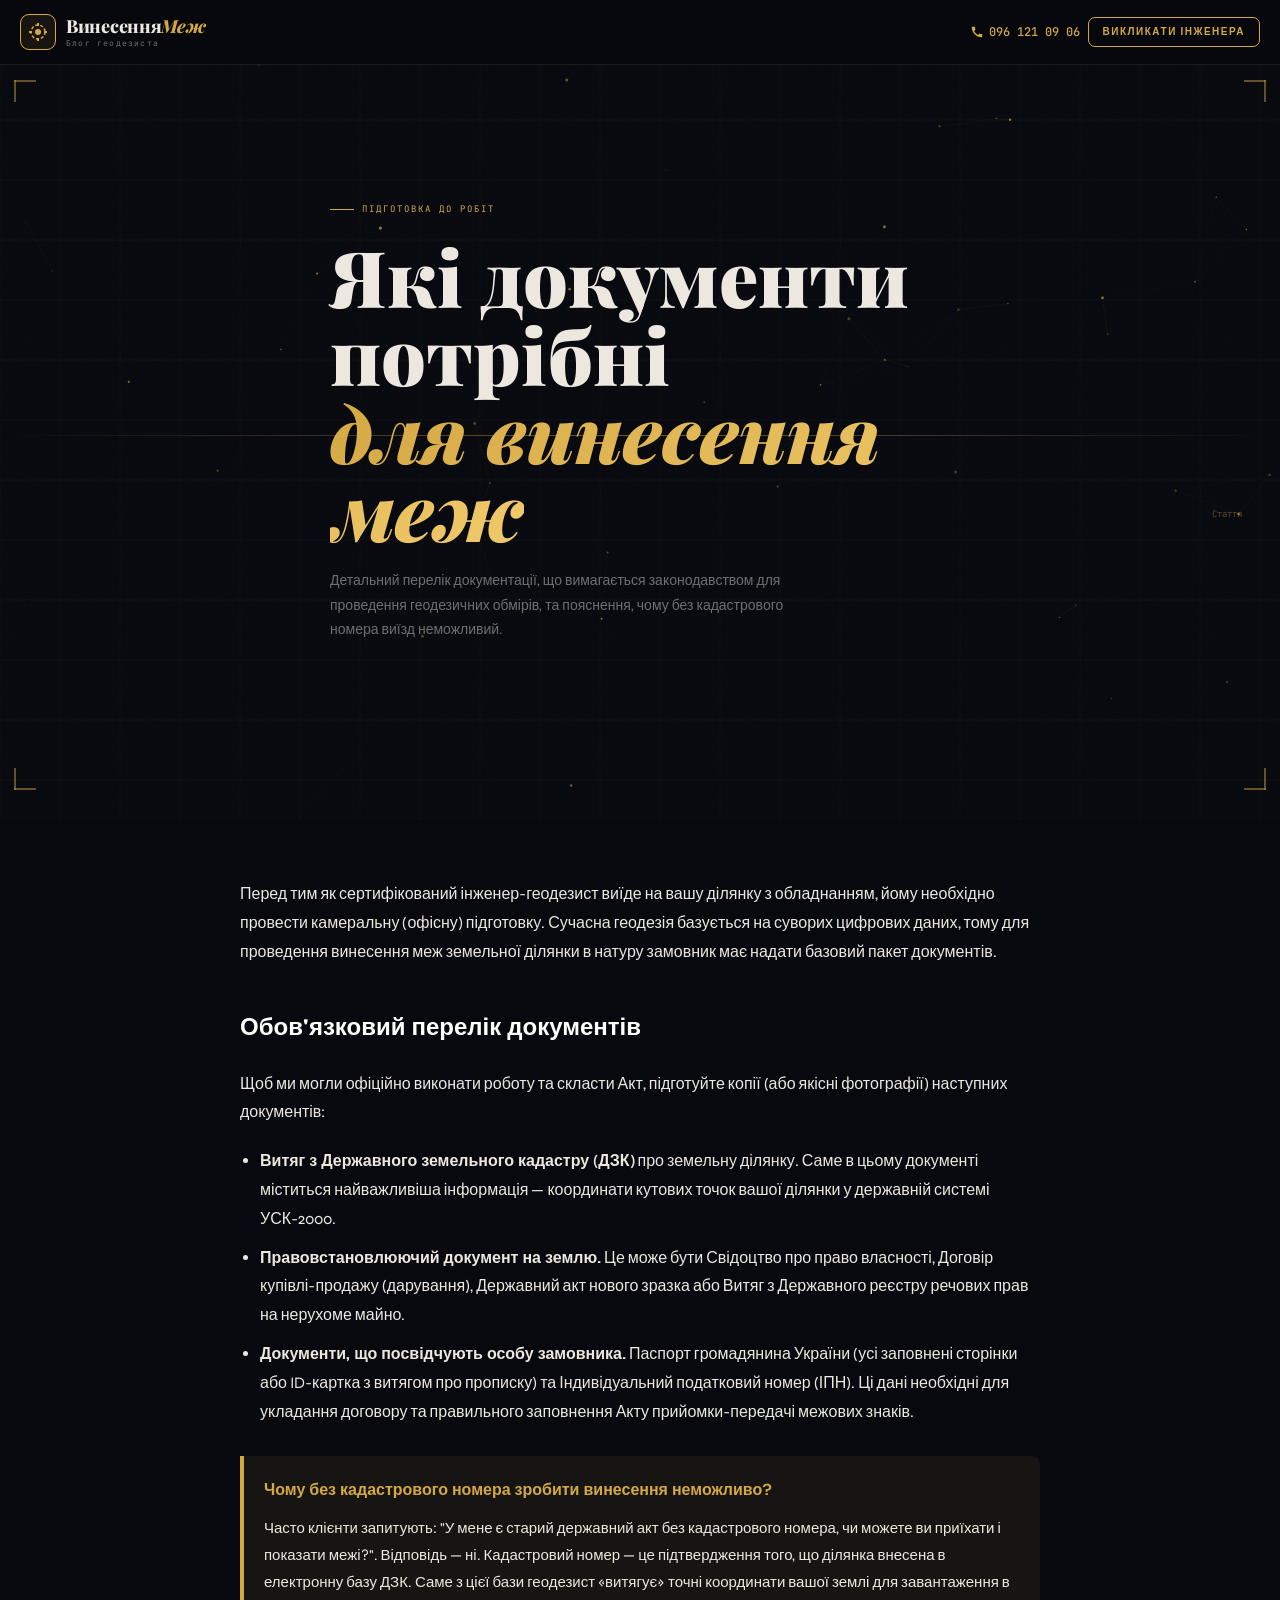
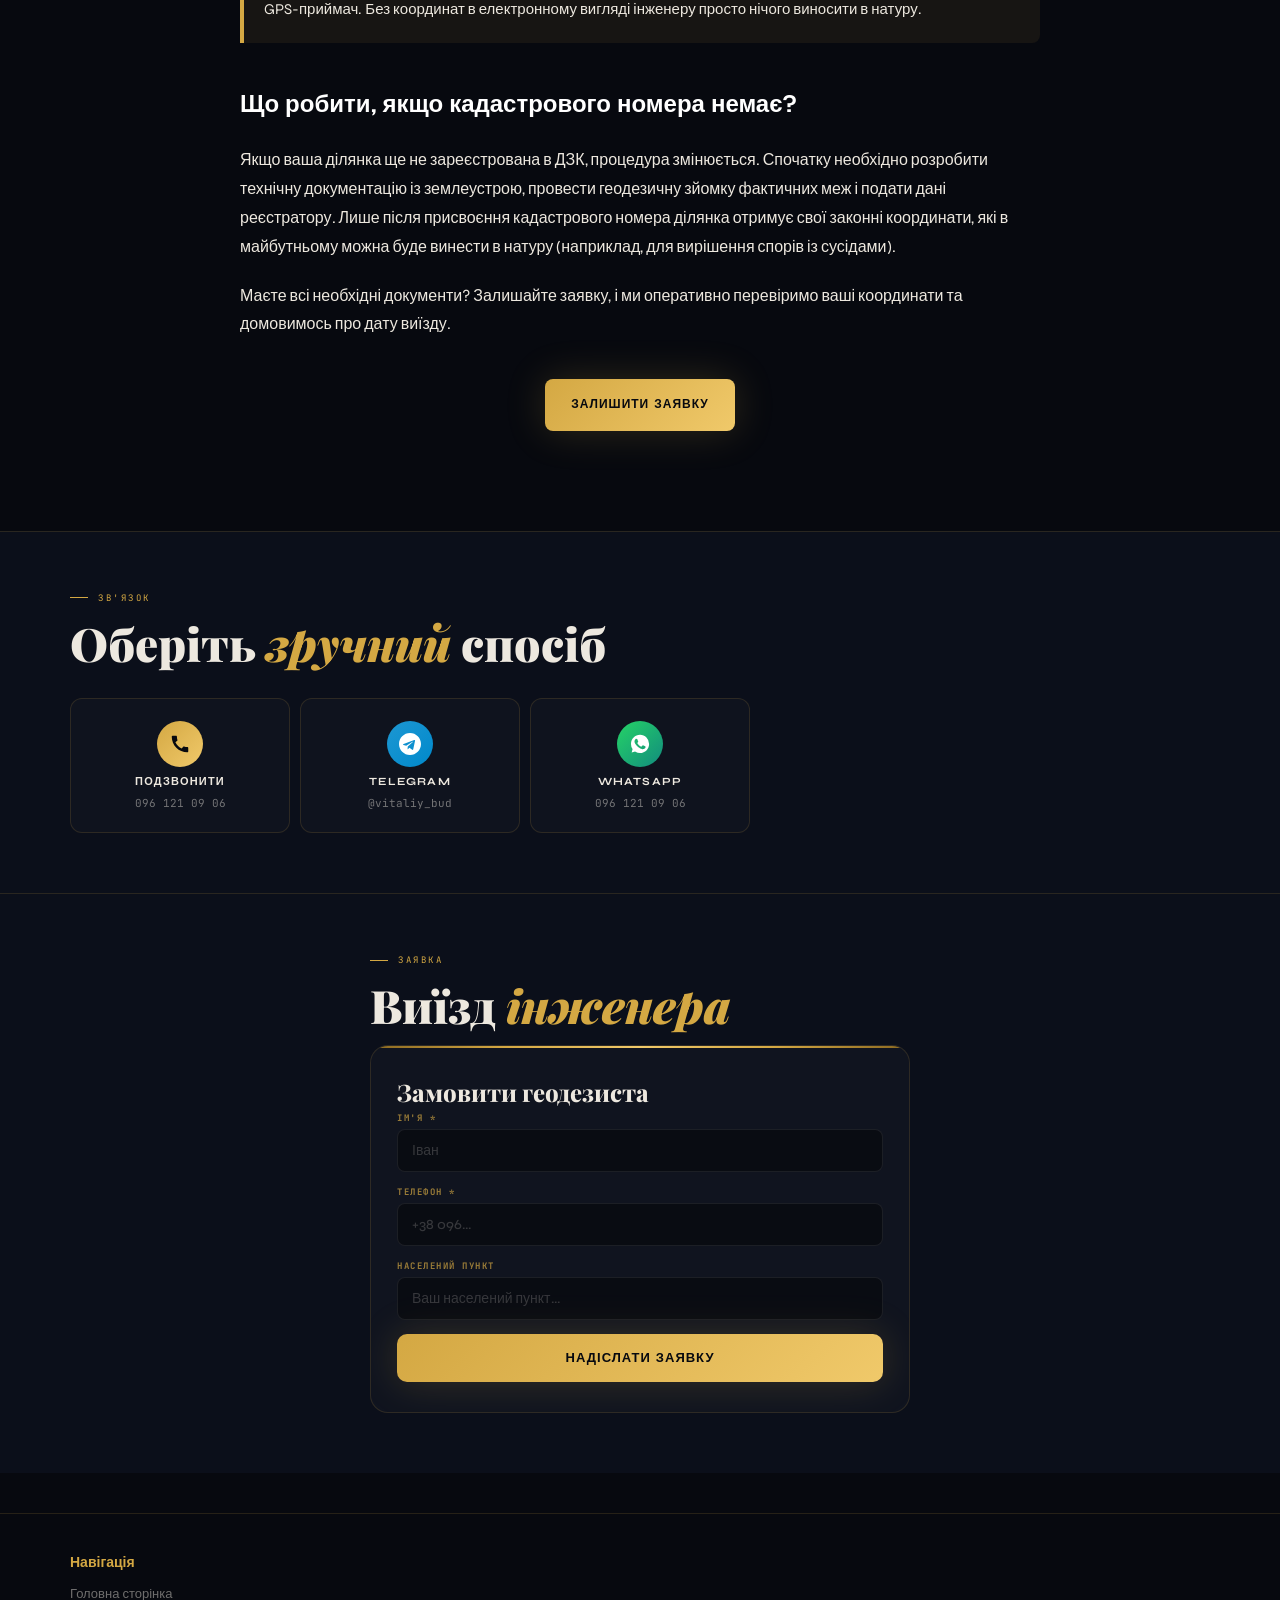
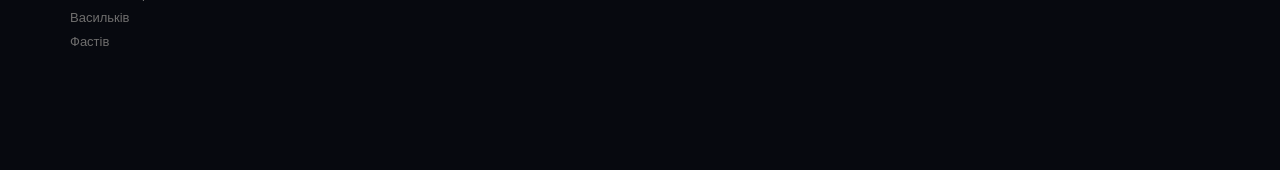
<file: statti/dokumenty-vynos-mezh.html>
<!DOCTYPE html>
<html lang="uk">
<head>
<meta charset="UTF-8">
<meta name="viewport" content="width=device-width, initial-scale=1.0">

<title>Які документи потрібні для винесення меж земельної ділянки | Винесення Меж</title>
<meta name="description" content="Повний перелік документів для винесення меж в натуру. Чому кадастровий номер є обов'язковим для геодезичних робіт та як підготуватися до приїзду інженера.">
<meta name="keywords" content="які документи потрібні для виносу меж, документи для винесення меж в натуру, геодезія документи, витяг з ДЗК, кадастровий номер">
<meta name="robots" content="index, follow">
<meta name="author" content="Винесення Меж">
<link rel="canonical" href="https://vynosmezh.com.ua/statti/dokumenty-vynos-mezh.html">
<meta name="theme-color" content="#07090F">

<meta property="og:type" content="article">
<meta property="og:title" content="Які документи потрібні для винесення меж земельної ділянки">
<meta property="og:description" content="Перелік документів для геодезиста. Чому без кадастрового номера роботи неможливі. ☎ 096 121 09 06">
<meta property="og:url" content="https://vynosmezh.com.ua/statti/dokumenty-vynos-mezh.html">
<meta property="og:locale" content="uk_UA">
<meta property="og:site_name" content="Винесення Меж">

<link rel="preconnect" href="https://fonts.googleapis.com">
<link rel="preconnect" href="https://fonts.gstatic.com" crossorigin>
<link href="https://fonts.googleapis.com/css2?family=Playfair+Display:ital,wght@0,800;0,900;1,700;1,800&family=Syne:wght@400;600;700;800&family=JetBrains+Mono:wght@400;500&display=swap" rel="stylesheet">
<link rel="stylesheet" href="../assets/styles.css">

<style>
  .success-block { display: none; text-align: center; padding: 2rem 0; }
  .success-block.active { display: block; }
  #formBlock.hidden { display: none; }
  
  .article-content { max-width: 800px; margin: 0 auto; line-height: 1.8; color: var(--text); padding-bottom: 40px; }
  .article-content h3 { font-family: 'Syne', sans-serif; font-size: 24px; margin: 40px 0 20px; color: #fff; }
  .article-content p { margin-bottom: 20px; font-size: 16px; }
  .article-content ul { margin-bottom: 30px; padding-left: 20px; }
  .article-content li { margin-bottom: 10px; font-size: 16px; }
  .important-box { background: rgba(212,168,67,0.08); border-left: 4px solid #D4A843; padding: 20px; margin: 30px 0; border-radius: 0 8px 8px 0; }
</style>
</head>
<body>

<canvas id="cvs"></canvas>
<div class="grain"></div>

<div class="page">

<header>
  <a class="logo" href="/">
    <div class="logo-box">
      <svg width="20" height="20" viewBox="0 0 20 20" fill="none" aria-hidden="true">
        <circle cx="10" cy="10" r="3" fill="#D4A843"/>
        <circle cx="10" cy="10" r="7" stroke="#D4A843" stroke-width="1.5" stroke-dasharray="3 2"/>
        <line x1="10" y1="1" x2="10" y2="4" stroke="#D4A843" stroke-width="2"/>
        <line x1="10" y1="16" x2="10" y2="19" stroke="#D4A843" stroke-width="2"/>
        <line x1="1" y1="10" x2="4" y2="10" stroke="#D4A843" stroke-width="2"/>
        <line x1="16" y1="10" x2="19" y2="10" stroke="#D4A843" stroke-width="2"/>
      </svg>
    </div>
    <div>
      <div class="logo-name">Винесення<em>Меж</em></div>
      <div class="logo-sub">Блог геодезиста</div>
    </div>
  </a>
  <div class="hdr-right">
    <a href="tel:+380961210906" class="hdr-tel-link" aria-label="Зателефонувати"><svg width="14" height="14" viewBox="0 0 24 24" fill="currentColor" aria-hidden="true"><path d="M20.01 15.38c-1.23 0-2.42-.2-3.53-.56-.35-.12-.74-.03-1.01.24l-1.57 1.97c-2.83-1.35-5.48-3.9-6.89-6.83l1.95-1.66c.27-.28.35-.67.24-1.02-.37-1.11-.56-2.3-.56-3.53 0-.54-.45-.99-.99-.99H4.19C3.65 3 3 3.24 3 3.99 3 13.28 10.73 21 20.01 21c.71 0 .99-.63.99-1.18v-3.45c0-.54-.45-.99-.99-.99z"/></svg> 096 121 09 06</a>
    <a href="#form" class="hdr-cta">Викликати інженера</a>
  </div>
</header>

<div class="hero">
  <div class="scan" aria-hidden="true"></div>
  <div class="crn tl" aria-hidden="true"></div>
  <div class="crn tr" aria-hidden="true"></div>
  <div class="crn bl" aria-hidden="true"></div>
  <div class="crn br" aria-hidden="true"></div>
  <div class="fcoord" aria-hidden="true">Стаття</div>

  <div class="hero-inner">
    <div class="hero-label">Підготовка до робіт</div>
    <h1 data-utm="default">Які документи потрібні<br><em>для винесення меж</em></h1>
    <p class="hero-desc">Детальний перелік документації, що вимагається законодавством для проведення геодезичних обмірів, та пояснення, чому без кадастрового номера виїзд неможливий.</p>
  </div>
</div>

<section id="content" style="padding: 60px 0;">
  <div class="sec-wrap">
    <div class="article-content">
      <p>Перед тим як сертифікований інженер-геодезист виїде на вашу ділянку з обладнанням, йому необхідно провести камеральну (офісну) підготовку. Сучасна геодезія базується на суворих цифрових даних, тому для проведення винесення меж земельної ділянки в натуру замовник має надати базовий пакет документів.</p>
      
      <h3>Обов'язковий перелік документів</h3>
      <p>Щоб ми могли офіційно виконати роботу та скласти Акт, підготуйте копії (або якісні фотографії) наступних документів:</p>
      
      <ul>
        <li><b>Витяг з Державного земельного кадастру (ДЗК)</b> про земельну ділянку. Саме в цьому документі міститься найважливіша інформація — координати кутових точок вашої ділянки у державній системі УСК-2000.</li>
        <li><b>Правовстановлюючий документ на землю.</b> Це може бути Свідоцтво про право власності, Договір купівлі-продажу (дарування), Державний акт нового зразка або Витяг з Державного реєстру речових прав на нерухоме майно.</li>
        <li><b>Документи, що посвідчують особу замовника.</b> Паспорт громадянина України (усі заповнені сторінки або ID-картка з витягом про прописку) та Індивідуальний податковий номер (ІПН). Ці дані необхідні для укладання договору та правильного заповнення Акту прийомки-передачі межових знаків.</li>
      </ul>

      <div class="important-box">
        <h4 style="color:#D4A843; font-family:'Syne', sans-serif; margin-bottom:10px;">Чому без кадастрового номера зробити винесення неможливо?</h4>
        <p style="margin:0; font-size:15px;">Часто клієнти запитують: "У мене є старий державний акт без кадастрового номера, чи можете ви приїхати і показати межі?". Відповідь — ні. Кадастровий номер — це підтвердження того, що ділянка внесена в електронну базу ДЗК. Саме з цієї бази геодезист «витягує» точні координати вашої землі для завантаження в GPS-приймач. Без координат в електронному вигляді інженеру просто нічого виносити в натуру.</p>
      </div>

      <h3>Що робити, якщо кадастрового номера немає?</h3>
      <p>Якщо ваша ділянка ще не зареєстрована в ДЗК, процедура змінюється. Спочатку необхідно розробити технічну документацію із землеустрою, провести геодезичну зйомку фактичних меж і подати дані реєстратору. Лише після присвоєння кадастрового номера ділянка отримує свої законні координати, які в майбутньому можна буде винести в натуру (наприклад, для вирішення спорів із сусідами).</p>
      
      <p>Маєте всі необхідні документи? Залишайте заявку, і ми оперативно перевіримо ваші координати та домовимось про дату виїзду.</p>
      
      <div style="text-align: center; margin-top: 40px;">
        <a href="#form" class="btn-gold" style="display:inline-flex;">Залишити заявку</a>
      </div>
    </div>
  </div>
</section>

<section id="contacts" class="contacts-section">
  <div class="sec-wrap">
    <div class="sec-label">Зв'язок</div>
    <h2 class="sec-h">Оберіть <em>зручний</em> спосіб</h2>
    <div class="contacts-grid">
      <a href="tel:+380961210906" class="ch-btn ch-tel"><div class="ch-ico"><svg width="22" height="22" viewBox="0 0 24 24" fill="currentColor"><path d="M20.01 15.38c-1.23 0-2.42-.2-3.53-.56-.35-.12-.74-.03-1.01.24l-1.57 1.97c-2.83-1.35-5.48-3.9-6.89-6.83l1.95-1.66c.27-.28.35-.67.24-1.02-.37-1.11-.56-2.3-.56-3.53 0-.54-.45-.99-.99-.99H4.19C3.65 3 3 3.24 3 3.99 3 13.28 10.73 21 20.01 21c.71 0 .99-.63.99-1.18v-3.45c0-.54-.45-.99-.99-.99z"/></svg></div><div class="ch-name">Подзвонити</div><div class="ch-val">096 121 09 06</div></a>
      <a href="https://t.me/vitaliy_bud" target="_blank" rel="noopener" class="ch-btn ch-tg"><div class="ch-ico"><svg width="22" height="22" viewBox="0 0 24 24" fill="currentColor"><path d="M12 0C5.373 0 0 5.373 0 12s5.373 12 12 12 12-5.373 12-12S18.627 0 12 0zm5.562 8.248l-2.04 9.61c-.15.674-.543.838-1.097.522l-3.02-2.226-1.46 1.4c-.16.16-.296.296-.608.296l.216-3.073 5.594-5.054c.243-.216-.053-.336-.377-.12l-6.916 4.354-2.98-.93c-.648-.203-.66-.648.135-.96l11.636-4.487c.54-.195 1.012.12.917.668z"/></svg></div><div class="ch-name">Telegram</div><div class="ch-val">@vitaliy_bud</div></a>
      <a href="https://wa.me/380961210906" target="_blank" rel="noopener" class="ch-btn ch-wa"><div class="ch-ico"><svg width="22" height="22" viewBox="0 0 24 24" fill="currentColor"><path d="M17.472 14.382c-.297-.149-1.758-.867-2.03-.967-.273-.099-.471-.148-.67.15-.197.297-.767.966-.94 1.164-.173.199-.347.223-.644.075-.297-.15-1.255-.463-2.39-1.475-.883-.788-1.48-1.761-1.653-2.059-.173-.297-.018-.458.13-.606.134-.133.298-.347.446-.52.149-.174.198-.298.298-.497.099-.198.05-.371-.025-.52-.075-.149-.669-1.612-.916-2.207-.242-.579-.487-.5-.669-.51-.173-.008-.371-.01-.57-.01-.198 0-.52.074-.792.372-.272.297-1.04 1.016-1.04 2.479 0 1.462 1.065 2.875 1.213 3.074.149.198 2.096 3.2 5.077 4.487.709.306 1.262.489 1.694.625.712.227 1.36.195 1.871.118.571-.085 1.758-.719 2.006-1.413.248-.694.248-1.289.173-1.413-.074-.124-.272-.198-.57-.347m-5.421 7.403h-.004a9.87 9.87 0 0 1-5.031-1.378l-.361-.214-3.741.982.998-3.648-.235-.374a9.86 9.86 0 0 1-1.51-5.26c.001-5.45 4.436-9.884 9.888-9.884 2.64 0 5.122 1.03 6.988 2.898a9.825 9.825 0 0 1 2.893 6.994c-.003 5.45-4.437 9.884-9.885 9.884"/></svg></div><div class="ch-name">WhatsApp</div><div class="ch-val">096 121 09 06</div></a>
    </div>
  </div>
</section>

<section id="form" class="form-section">
  <div class="form-wrap">
    <div class="sec-label">Заявка</div>
    <h2 class="sec-h">Виїзд <em>інженера</em></h2>
    <div class="fcard">
      <div class="form-h">Замовити геодезиста</div>
      <div id="formBlock">
        <div class="field"><label for="fname">Ім'я *</label><input type="text" id="fname" placeholder="Іван" autocomplete="given-name"></div>
        <div class="field"><label for="fphone">Телефон *</label><input type="tel" id="fphone" placeholder="+38 096..." autocomplete="tel"></div>
        <div class="field"><label for="fcity">Населений пункт</label><input type="text" id="fcity" placeholder="Ваш населений пункт..." autocomplete="address-level2"></div>
        <button class="btn-submit" onclick="doSubmit()" type="button">Надіслати заявку</button>
      </div>
      <div class="success-block" id="successBlock"><div class="success-ico">✓</div><div class="success-h">Заявку прийнято!</div></div>
    </div>
  </div>
</section>

<footer style="padding: 40px 0; background: #07090F; border-top: 1px solid rgba(212,168,67,0.15); margin-top: 40px;">
  <div class="sec-wrap" style="display: flex; flex-wrap: wrap; gap: 40px; justify-content: space-between; font-size: 13px; color: var(--muted);">
    <div style="min-width: 150px;">
      <h4 style="color:#D4A843; margin-bottom: 15px; font-size:14px; font-family:'Syne', sans-serif;">Навігація</h4>
      <a href="/" style="display:block; color:inherit; text-decoration:none; margin-bottom:8px;">Головна сторінка</a>
      <a href="../vasylkiv.html" style="display:block; color:inherit; text-decoration:none; margin-bottom:8px;">Васильків</a>
      <a href="../fastiv.html" style="display:block; color:inherit; text-decoration:none;">Фастів</a>
    </div>
  </div>
</footer>

</div>
<script src="../assets/main.js" defer></script>
</body>
</html>
</file>
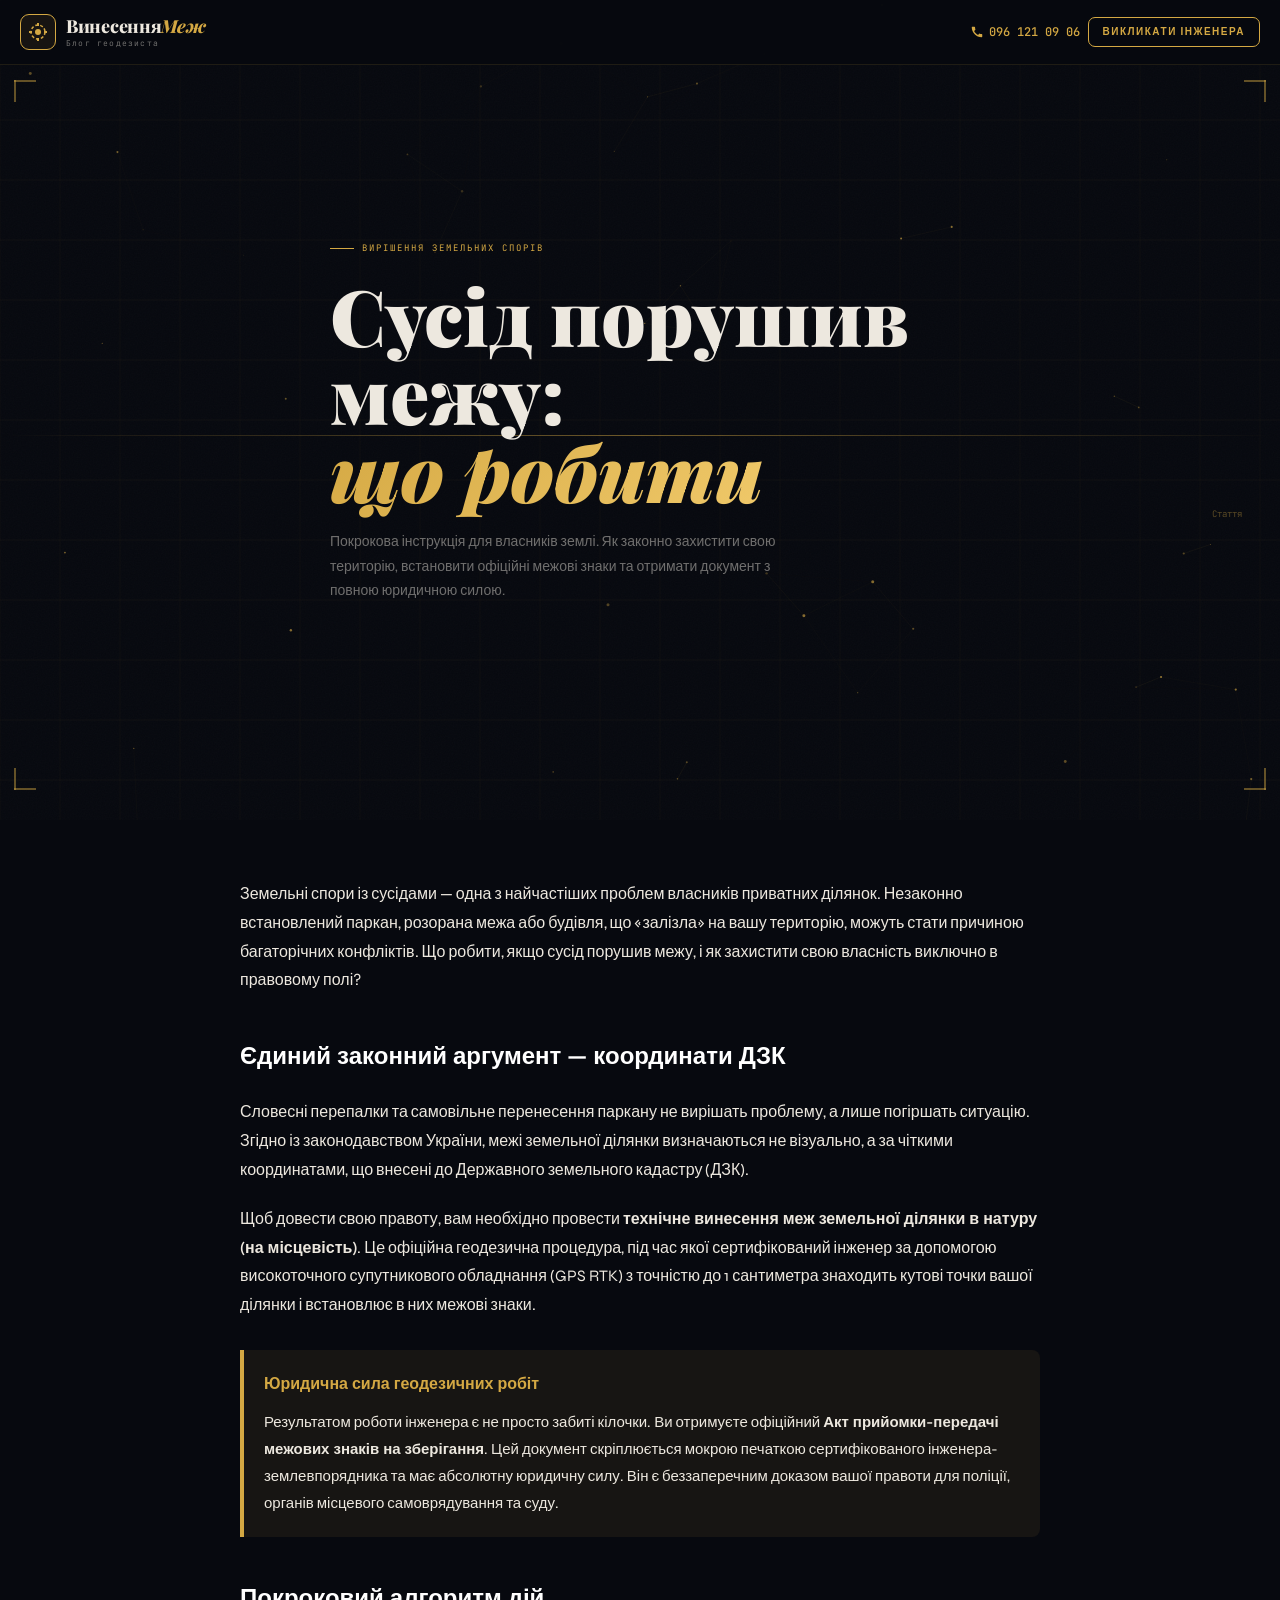
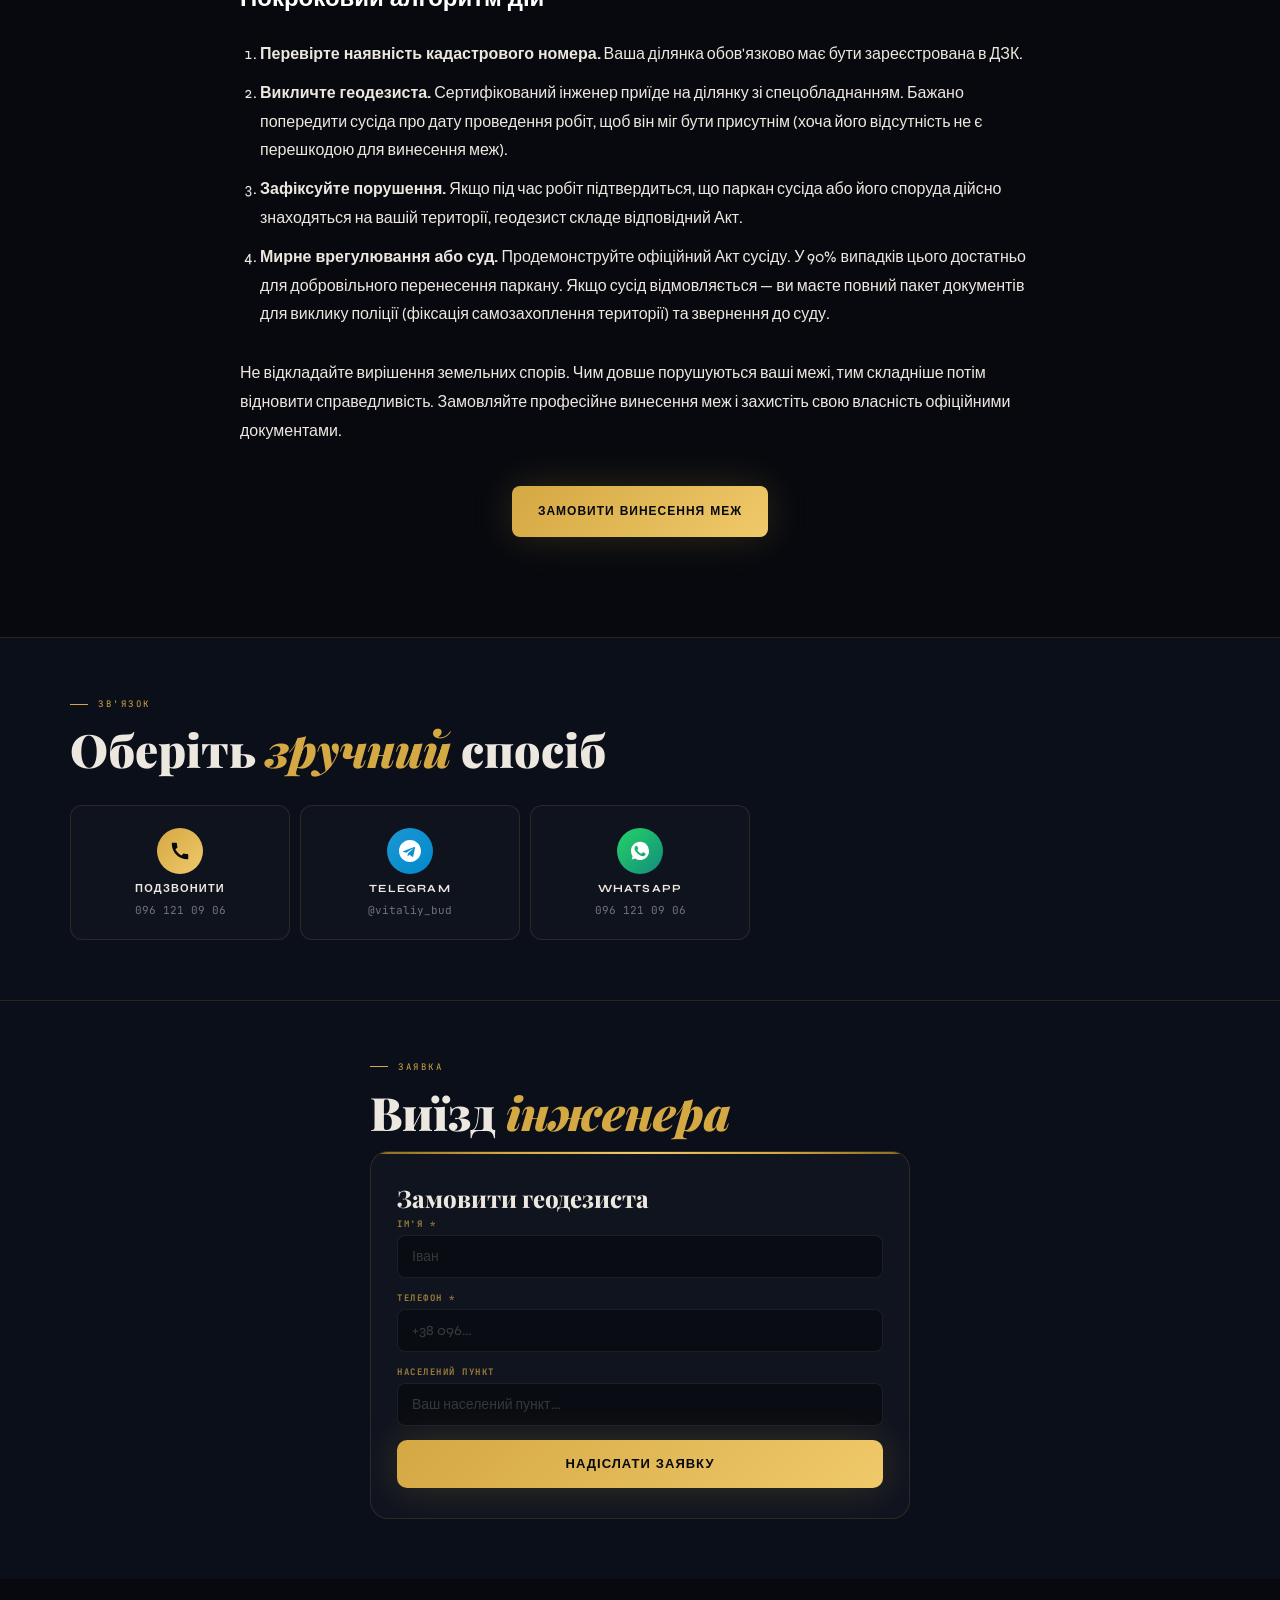
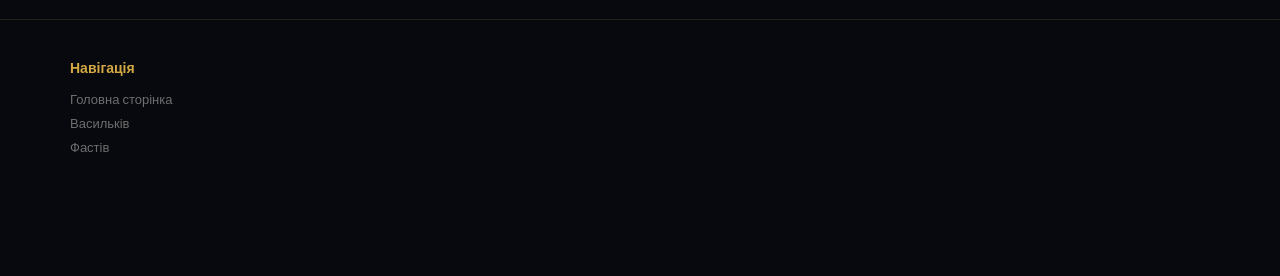
<file: statti/susid-porushyv-mezhu.html>
<!DOCTYPE html>
<html lang="uk">
<head>
<meta charset="UTF-8">
<meta name="viewport" content="width=device-width, initial-scale=1.0">

<title>Що робити, якщо сусід порушив межу земельної ділянки | Винесення Меж</title>
<meta name="description" content="Сусід порушив межу? Дізнайтеся, як законно вирішити земельний спір. Офіційне винесення меж в натуру, встановлення межових знаків та Акт з юридичною силою.">
<meta name="keywords" content="сусід порушив межу що робити, винос меж, винесення меж земельної ділянки в натуру, межові знаки, земельний спір, акт винесення меж, Київська область">
<meta name="robots" content="index, follow">
<meta name="author" content="Винесення Меж">
<link rel="canonical" href="https://vynosmezh.com.ua/statti/susid-porushyv-mezhu.html">
<meta name="theme-color" content="#07090F">

<meta property="og:type" content="article">
<meta property="og:title" content="Що робити, якщо сусід порушив межу земельної ділянки">
<meta property="og:description" content="Офіційне вирішення земельних спорів. Встановлення меж з юридичною силою для суду та поліції. ☎ 096 121 09 06">
<meta property="og:url" content="https://vynosmezh.com.ua/statti/susid-porushyv-mezhu.html">
<meta property="og:locale" content="uk_UA">
<meta property="og:site_name" content="Винесення Меж">

<link rel="preconnect" href="https://fonts.googleapis.com">
<link rel="preconnect" href="https://fonts.gstatic.com" crossorigin>
<link href="https://fonts.googleapis.com/css2?family=Playfair+Display:ital,wght@0,800;0,900;1,700;1,800&family=Syne:wght@400;600;700;800&family=JetBrains+Mono:wght@400;500&display=swap" rel="stylesheet">
<link rel="stylesheet" href="../assets/styles.css">

<style>
  .success-block { display: none; text-align: center; padding: 2rem 0; }
  .success-block.active { display: block; }
  #formBlock.hidden { display: none; }
  
  .article-content { max-width: 800px; margin: 0 auto; line-height: 1.8; color: var(--text); padding-bottom: 40px; }
  .article-content h3 { font-family: 'Syne', sans-serif; font-size: 24px; margin: 40px 0 20px; color: #fff; }
  .article-content p { margin-bottom: 20px; font-size: 16px; }
  .article-content ul { margin-bottom: 30px; padding-left: 20px; }
  .article-content li { margin-bottom: 10px; font-size: 16px; }
  .important-box { background: rgba(212,168,67,0.08); border-left: 4px solid #D4A843; padding: 20px; margin: 30px 0; border-radius: 0 8px 8px 0; }
</style>
</head>
<body>

<canvas id="cvs"></canvas>
<div class="grain"></div>

<div class="page">

<header>
  <a class="logo" href="/">
    <div class="logo-box">
      <svg width="20" height="20" viewBox="0 0 20 20" fill="none" aria-hidden="true">
        <circle cx="10" cy="10" r="3" fill="#D4A843"/>
        <circle cx="10" cy="10" r="7" stroke="#D4A843" stroke-width="1.5" stroke-dasharray="3 2"/>
        <line x1="10" y1="1" x2="10" y2="4" stroke="#D4A843" stroke-width="2"/>
        <line x1="10" y1="16" x2="10" y2="19" stroke="#D4A843" stroke-width="2"/>
        <line x1="1" y1="10" x2="4" y2="10" stroke="#D4A843" stroke-width="2"/>
        <line x1="16" y1="10" x2="19" y2="10" stroke="#D4A843" stroke-width="2"/>
      </svg>
    </div>
    <div>
      <div class="logo-name">Винесення<em>Меж</em></div>
      <div class="logo-sub">Блог геодезиста</div>
    </div>
  </a>
  <div class="hdr-right">
    <a href="tel:+380961210906" class="hdr-tel-link" aria-label="Зателефонувати"><svg width="14" height="14" viewBox="0 0 24 24" fill="currentColor" aria-hidden="true"><path d="M20.01 15.38c-1.23 0-2.42-.2-3.53-.56-.35-.12-.74-.03-1.01.24l-1.57 1.97c-2.83-1.35-5.48-3.9-6.89-6.83l1.95-1.66c.27-.28.35-.67.24-1.02-.37-1.11-.56-2.3-.56-3.53 0-.54-.45-.99-.99-.99H4.19C3.65 3 3 3.24 3 3.99 3 13.28 10.73 21 20.01 21c.71 0 .99-.63.99-1.18v-3.45c0-.54-.45-.99-.99-.99z"/></svg> 096 121 09 06</a>
    <a href="#form" class="hdr-cta">Викликати інженера</a>
  </div>
</header>

<div class="hero">
  <div class="scan" aria-hidden="true"></div>
  <div class="crn tl" aria-hidden="true"></div>
  <div class="crn tr" aria-hidden="true"></div>
  <div class="crn bl" aria-hidden="true"></div>
  <div class="crn br" aria-hidden="true"></div>
  <div class="fcoord" aria-hidden="true">Стаття</div>

  <div class="hero-inner">
    <div class="hero-label">Вирішення земельних спорів</div>
    <h1 data-utm="default">Сусід порушив межу:<br><em>що робити</em></h1>
    <p class="hero-desc">Покрокова інструкція для власників землі. Як законно захистити свою територію, встановити офіційні межові знаки та отримати документ з повною юридичною силою.</p>
  </div>
</div>

<section id="content" style="padding: 60px 0;">
  <div class="sec-wrap">
    <div class="article-content">
      <p>Земельні спори із сусідами — одна з найчастіших проблем власників приватних ділянок. Незаконно встановлений паркан, розорана межа або будівля, що «залізла» на вашу територію, можуть стати причиною багаторічних конфліктів. Що робити, якщо сусід порушив межу, і як захистити свою власність виключно в правовому полі?</p>
      
      <h3>Єдиний законний аргумент — координати ДЗК</h3>
      <p>Словесні перепалки та самовільне перенесення паркану не вирішать проблему, а лише погіршать ситуацію. Згідно із законодавством України, межі земельної ділянки визначаються не візуально, а за чіткими координатами, що внесені до Державного земельного кадастру (ДЗК).</p>
      
      <p>Щоб довести свою правоту, вам необхідно провести <b>технічне винесення меж земельної ділянки в натуру (на місцевість)</b>. Це офіційна геодезична процедура, під час якої сертифікований інженер за допомогою високоточного супутникового обладнання (GPS RTK) з точністю до 1 сантиметра знаходить кутові точки вашої ділянки і встановлює в них межові знаки.</p>
      
      <div class="important-box">
        <h4 style="color:#D4A843; font-family:'Syne', sans-serif; margin-bottom:10px;">Юридична сила геодезичних робіт</h4>
        <p style="margin:0; font-size:15px;">Результатом роботи інженера є не просто забиті кілочки. Ви отримуєте офіційний <b>Акт прийомки-передачі межових знаків на зберігання</b>. Цей документ скріплюється мокрою печаткою сертифікованого інженера-землевпорядника та має абсолютну юридичну силу. Він є беззаперечним доказом вашої правоти для поліції, органів місцевого самоврядування та суду.</p>
      </div>

      <h3>Покроковий алгоритм дій</h3>
      <ol style="margin-bottom: 30px; padding-left: 20px; font-size: 16px; line-height: 1.8;">
        <li style="margin-bottom: 10px;"><b>Перевірте наявність кадастрового номера.</b> Ваша ділянка обов'язково має бути зареєстрована в ДЗК.</li>
        <li style="margin-bottom: 10px;"><b>Викличте геодезиста.</b> Сертифікований інженер приїде на ділянку зі спецобладнанням. Бажано попередити сусіда про дату проведення робіт, щоб він міг бути присутнім (хоча його відсутність не є перешкодою для винесення меж).</li>
        <li style="margin-bottom: 10px;"><b>Зафіксуйте порушення.</b> Якщо під час робіт підтвердиться, що паркан сусіда або його споруда дійсно знаходяться на вашій території, геодезист складе відповідний Акт.</li>
        <li style="margin-bottom: 10px;"><b>Мирне врегулювання або суд.</b> Продемонструйте офіційний Акт сусіду. У 90% випадків цього достатньо для добровільного перенесення паркану. Якщо сусід відмовляється — ви маєте повний пакет документів для виклику поліції (фіксація самозахоплення території) та звернення до суду.</li>
      </ol>

      <p>Не відкладайте вирішення земельних спорів. Чим довше порушуються ваші межі, тим складніше потім відновити справедливість. Замовляйте професійне винесення меж і захистіть свою власність офіційними документами.</p>
      
      <div style="text-align: center; margin-top: 40px;">
        <a href="#form" class="btn-gold" style="display:inline-flex;">Замовити винесення меж</a>
      </div>
    </div>
  </div>
</section>

<section id="contacts" class="contacts-section">
  <div class="sec-wrap">
    <div class="sec-label">Зв'язок</div>
    <h2 class="sec-h">Оберіть <em>зручний</em> спосіб</h2>
    <div class="contacts-grid">
      <a href="tel:+380961210906" class="ch-btn ch-tel"><div class="ch-ico"><svg width="22" height="22" viewBox="0 0 24 24" fill="currentColor"><path d="M20.01 15.38c-1.23 0-2.42-.2-3.53-.56-.35-.12-.74-.03-1.01.24l-1.57 1.97c-2.83-1.35-5.48-3.9-6.89-6.83l1.95-1.66c.27-.28.35-.67.24-1.02-.37-1.11-.56-2.3-.56-3.53 0-.54-.45-.99-.99-.99H4.19C3.65 3 3 3.24 3 3.99 3 13.28 10.73 21 20.01 21c.71 0 .99-.63.99-1.18v-3.45c0-.54-.45-.99-.99-.99z"/></svg></div><div class="ch-name">Подзвонити</div><div class="ch-val">096 121 09 06</div></a>
      <a href="https://t.me/vitaliy_bud" target="_blank" rel="noopener" class="ch-btn ch-tg"><div class="ch-ico"><svg width="22" height="22" viewBox="0 0 24 24" fill="currentColor"><path d="M12 0C5.373 0 0 5.373 0 12s5.373 12 12 12 12-5.373 12-12S18.627 0 12 0zm5.562 8.248l-2.04 9.61c-.15.674-.543.838-1.097.522l-3.02-2.226-1.46 1.4c-.16.16-.296.296-.608.296l.216-3.073 5.594-5.054c.243-.216-.053-.336-.377-.12l-6.916 4.354-2.98-.93c-.648-.203-.66-.648.135-.96l11.636-4.487c.54-.195 1.012.12.917.668z"/></svg></div><div class="ch-name">Telegram</div><div class="ch-val">@vitaliy_bud</div></a>
      <a href="https://wa.me/380961210906" target="_blank" rel="noopener" class="ch-btn ch-wa"><div class="ch-ico"><svg width="22" height="22" viewBox="0 0 24 24" fill="currentColor"><path d="M17.472 14.382c-.297-.149-1.758-.867-2.03-.967-.273-.099-.471-.148-.67.15-.197.297-.767.966-.94 1.164-.173.199-.347.223-.644.075-.297-.15-1.255-.463-2.39-1.475-.883-.788-1.48-1.761-1.653-2.059-.173-.297-.018-.458.13-.606.134-.133.298-.347.446-.52.149-.174.198-.298.298-.497.099-.198.05-.371-.025-.52-.075-.149-.669-1.612-.916-2.207-.242-.579-.487-.5-.669-.51-.173-.008-.371-.01-.57-.01-.198 0-.52.074-.792.372-.272.297-1.04 1.016-1.04 2.479 0 1.462 1.065 2.875 1.213 3.074.149.198 2.096 3.2 5.077 4.487.709.306 1.262.489 1.694.625.712.227 1.36.195 1.871.118.571-.085 1.758-.719 2.006-1.413.248-.694.248-1.289.173-1.413-.074-.124-.272-.198-.57-.347m-5.421 7.403h-.004a9.87 9.87 0 0 1-5.031-1.378l-.361-.214-3.741.982.998-3.648-.235-.374a9.86 9.86 0 0 1-1.51-5.26c.001-5.45 4.436-9.884 9.888-9.884 2.64 0 5.122 1.03 6.988 2.898a9.825 9.825 0 0 1 2.893 6.994c-.003 5.45-4.437 9.884-9.885 9.884"/></svg></div><div class="ch-name">WhatsApp</div><div class="ch-val">096 121 09 06</div></a>
    </div>
  </div>
</section>

<section id="form" class="form-section">
  <div class="form-wrap">
    <div class="sec-label">Заявка</div>
    <h2 class="sec-h">Виїзд <em>інженера</em></h2>
    <div class="fcard">
      <div class="form-h">Замовити геодезиста</div>
      <div id="formBlock">
        <div class="field"><label for="fname">Ім'я *</label><input type="text" id="fname" placeholder="Іван" autocomplete="given-name"></div>
        <div class="field"><label for="fphone">Телефон *</label><input type="tel" id="fphone" placeholder="+38 096..." autocomplete="tel"></div>
        <div class="field"><label for="fcity">Населений пункт</label><input type="text" id="fcity" placeholder="Ваш населений пункт..." autocomplete="address-level2"></div>
        <button class="btn-submit" onclick="doSubmit()" type="button">Надіслати заявку</button>
      </div>
      <div class="success-block" id="successBlock"><div class="success-ico">✓</div><div class="success-h">Заявку прийнято!</div></div>
    </div>
  </div>
</section>

<footer style="padding: 40px 0; background: #07090F; border-top: 1px solid rgba(212,168,67,0.15); margin-top: 40px;">
  <div class="sec-wrap" style="display: flex; flex-wrap: wrap; gap: 40px; justify-content: space-between; font-size: 13px; color: var(--muted);">
    <div style="min-width: 150px;">
      <h4 style="color:#D4A843; margin-bottom: 15px; font-size:14px; font-family:'Syne', sans-serif;">Навігація</h4>
      <a href="/" style="display:block; color:inherit; text-decoration:none; margin-bottom:8px;">Головна сторінка</a>
      <a href="../vasylkiv.html" style="display:block; color:inherit; text-decoration:none; margin-bottom:8px;">Васильків</a>
      <a href="../fastiv.html" style="display:block; color:inherit; text-decoration:none;">Фастів</a>
    </div>
  </div>
</footer>

</div>
<script src="../assets/main.js" defer></script>
</body>
</html>
</file>
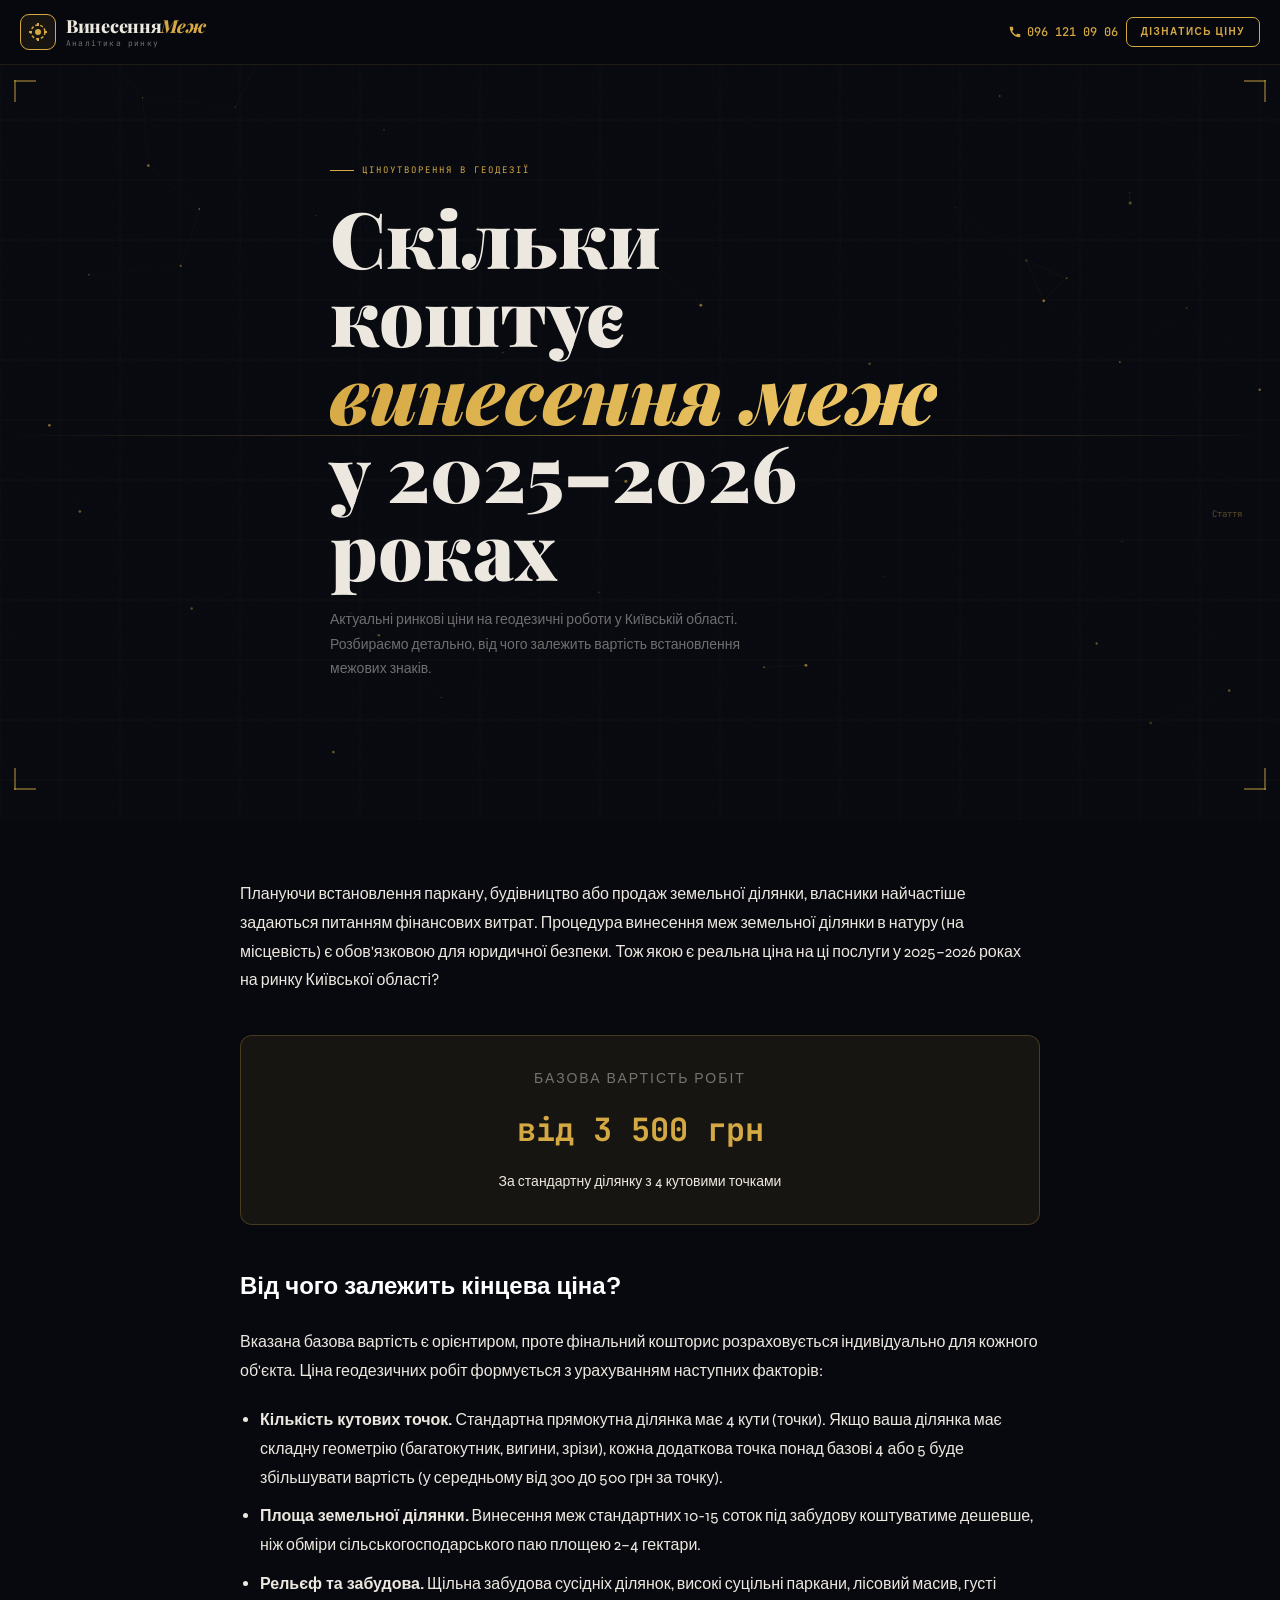
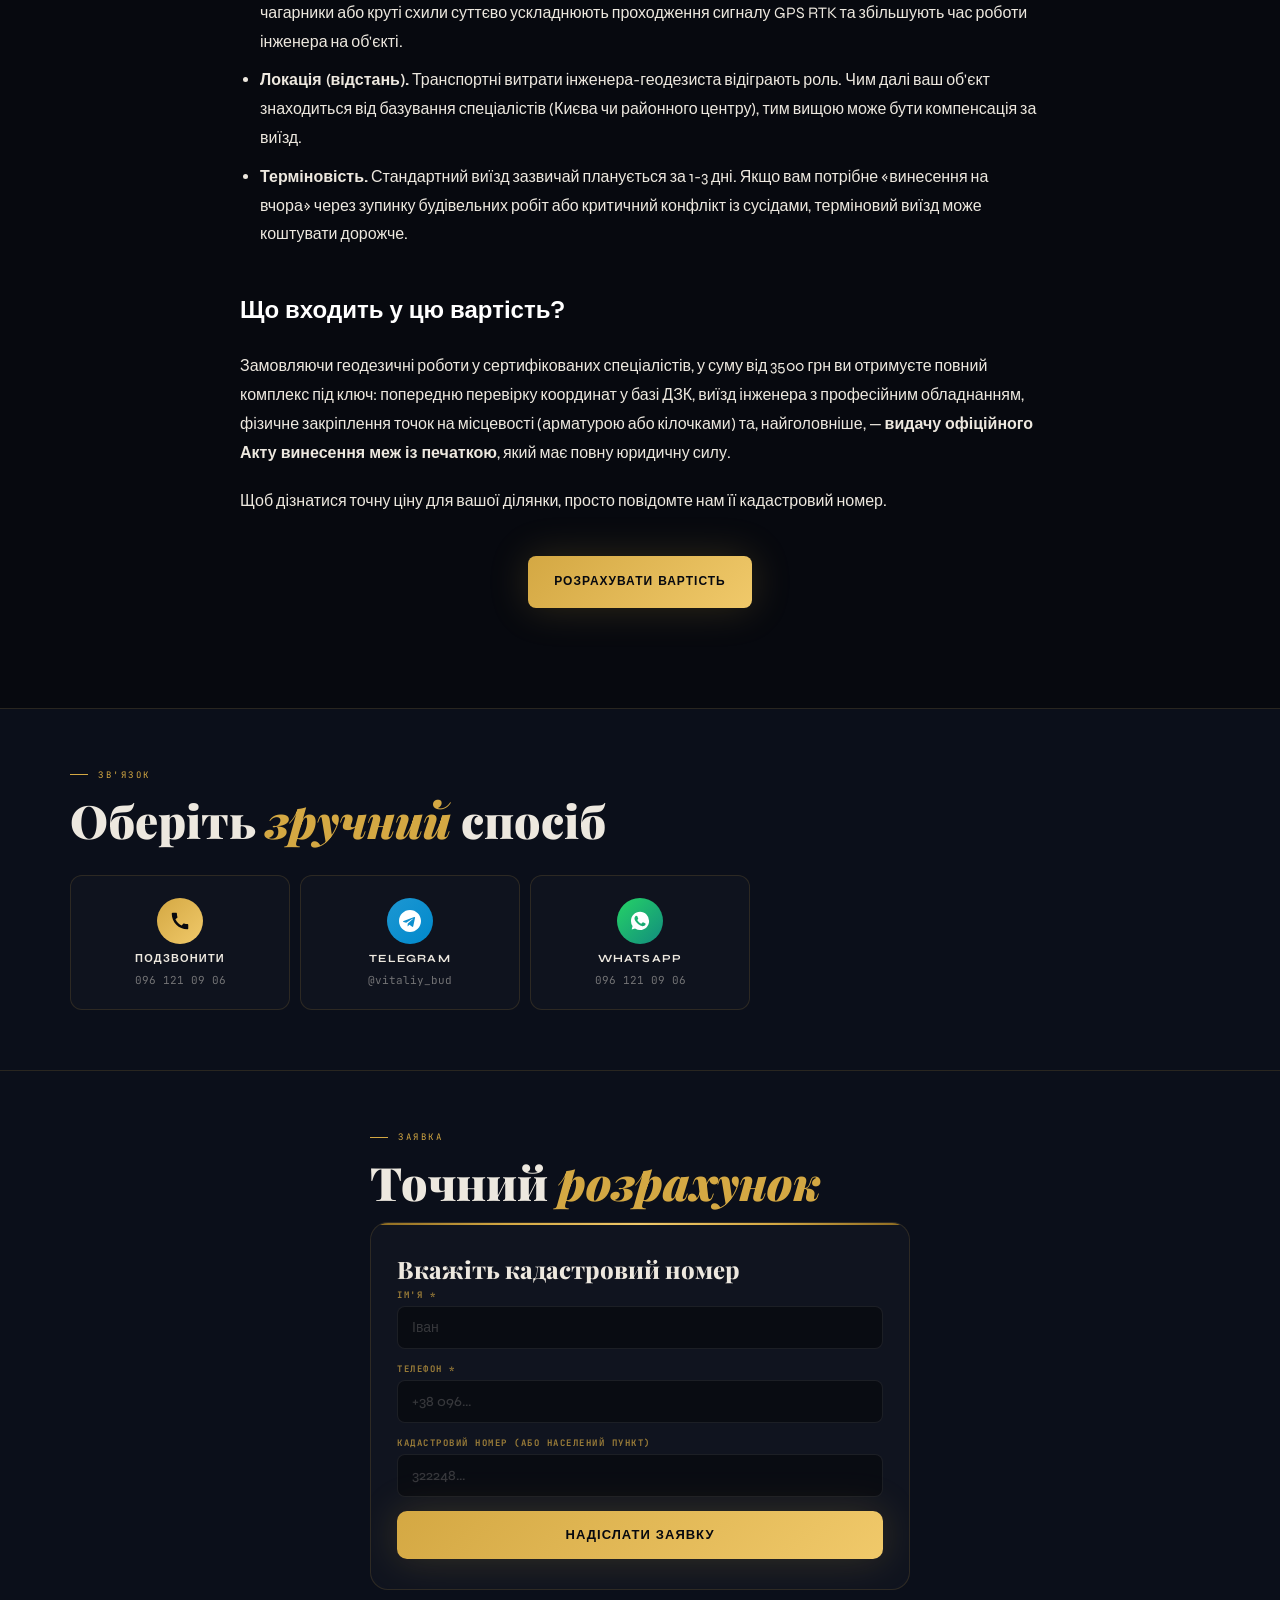
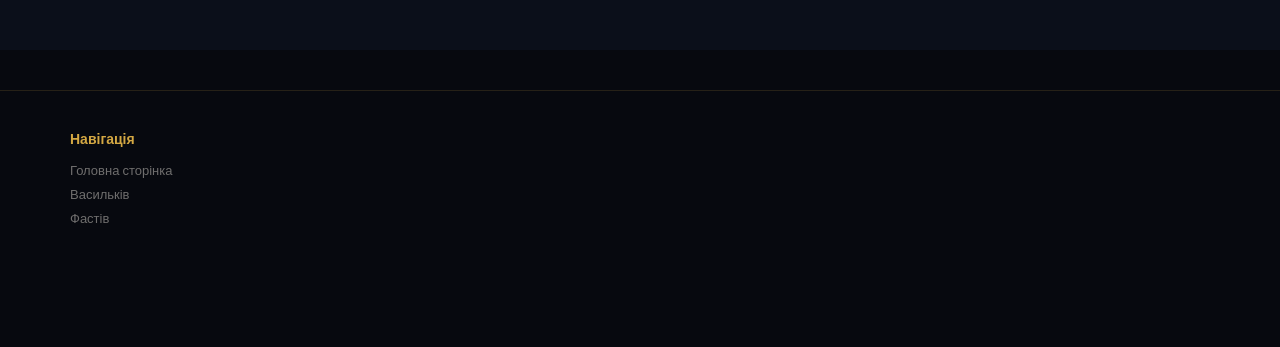
<file: statti/vartist-vynosu-mezh.html>
<!DOCTYPE html>
<html lang="uk">
<head>
<meta charset="UTF-8">
<meta name="viewport" content="width=device-width, initial-scale=1.0">

<title>Скільки коштує винесення меж земельної ділянки у 2025–2026 роках | Винесення Меж</title>
<meta name="description" content="Дізнайтеся актуальні ціни на винесення меж земельної ділянки в натуру. Від чого залежить вартість геодезичних робіт: кількість точок, площа, рельєф.">
<meta name="keywords" content="скільки коштує винос меж 2025 2026, вартість винесення меж в натуру, ціна геодезії, винос меж ціна Київська область, геодезичні роботи вартість">
<meta name="robots" content="index, follow">
<meta name="author" content="Винесення Меж">
<link rel="canonical" href="https://vynosmezh.com.ua/statti/vartist-vynosu-mezh.html">
<meta name="theme-color" content="#07090F">

<meta property="og:type" content="article">
<meta property="og:title" content="Скільки коштує винесення меж земельної ділянки у 2025–2026 роках">
<meta property="og:description" content="Реальні ринкові ціни на геодезичні послуги у Київській області. Від 3500 грн за ділянку. ☎ 096 121 09 06">
<meta property="og:url" content="https://vynosmezh.com.ua/statti/vartist-vynosu-mezh.html">
<meta property="og:locale" content="uk_UA">
<meta property="og:site_name" content="Винесення Меж">

<link rel="preconnect" href="https://fonts.googleapis.com">
<link rel="preconnect" href="https://fonts.gstatic.com" crossorigin>
<link href="https://fonts.googleapis.com/css2?family=Playfair+Display:ital,wght@0,800;0,900;1,700;1,800&family=Syne:wght@400;600;700;800&family=JetBrains+Mono:wght@400;500&display=swap" rel="stylesheet">
<link rel="stylesheet" href="../assets/styles.css">

<style>
  .success-block { display: none; text-align: center; padding: 2rem 0; }
  .success-block.active { display: block; }
  #formBlock.hidden { display: none; }
  
  .article-content { max-width: 800px; margin: 0 auto; line-height: 1.8; color: var(--text); padding-bottom: 40px; }
  .article-content h3 { font-family: 'Syne', sans-serif; font-size: 24px; margin: 40px 0 20px; color: #fff; }
  .article-content p { margin-bottom: 20px; font-size: 16px; }
  .article-content ul { margin-bottom: 30px; padding-left: 20px; }
  .article-content li { margin-bottom: 10px; font-size: 16px; }
  .price-box { background: rgba(212,168,67,0.08); border: 1px solid rgba(212,168,67,0.25); padding: 30px; text-align: center; border-radius: 12px; margin: 40px 0; }
  .price-box .val { font-family: 'JetBrains Mono', monospace; font-size: 32px; color: #D4A843; font-weight: 700; }
</style>
</head>
<body>

<canvas id="cvs"></canvas>
<div class="grain"></div>

<div class="page">

<header>
  <a class="logo" href="/">
    <div class="logo-box">
      <svg width="20" height="20" viewBox="0 0 20 20" fill="none" aria-hidden="true">
        <circle cx="10" cy="10" r="3" fill="#D4A843"/>
        <circle cx="10" cy="10" r="7" stroke="#D4A843" stroke-width="1.5" stroke-dasharray="3 2"/>
        <line x1="10" y1="1" x2="10" y2="4" stroke="#D4A843" stroke-width="2"/>
        <line x1="10" y1="16" x2="10" y2="19" stroke="#D4A843" stroke-width="2"/>
        <line x1="1" y1="10" x2="4" y2="10" stroke="#D4A843" stroke-width="2"/>
        <line x1="16" y1="10" x2="19" y2="10" stroke="#D4A843" stroke-width="2"/>
      </svg>
    </div>
    <div>
      <div class="logo-name">Винесення<em>Меж</em></div>
      <div class="logo-sub">Аналітика ринку</div>
    </div>
  </a>
  <div class="hdr-right">
    <a href="tel:+380961210906" class="hdr-tel-link" aria-label="Зателефонувати"><svg width="14" height="14" viewBox="0 0 24 24" fill="currentColor" aria-hidden="true"><path d="M20.01 15.38c-1.23 0-2.42-.2-3.53-.56-.35-.12-.74-.03-1.01.24l-1.57 1.97c-2.83-1.35-5.48-3.9-6.89-6.83l1.95-1.66c.27-.28.35-.67.24-1.02-.37-1.11-.56-2.3-.56-3.53 0-.54-.45-.99-.99-.99H4.19C3.65 3 3 3.24 3 3.99 3 13.28 10.73 21 20.01 21c.71 0 .99-.63.99-1.18v-3.45c0-.54-.45-.99-.99-.99z"/></svg> 096 121 09 06</a>
    <a href="#form" class="hdr-cta">Дізнатись ціну</a>
  </div>
</header>

<div class="hero">
  <div class="scan" aria-hidden="true"></div>
  <div class="crn tl" aria-hidden="true"></div>
  <div class="crn tr" aria-hidden="true"></div>
  <div class="crn bl" aria-hidden="true"></div>
  <div class="crn br" aria-hidden="true"></div>
  <div class="fcoord" aria-hidden="true">Стаття</div>

  <div class="hero-inner">
    <div class="hero-label">Ціноутворення в геодезії</div>
    <h1 data-utm="default">Скільки коштує<br><em>винесення меж</em><br>у 2025–2026 роках</h1>
    <p class="hero-desc">Актуальні ринкові ціни на геодезичні роботи у Київській області. Розбираємо детально, від чого залежить вартість встановлення межових знаків.</p>
  </div>
</div>

<section id="content" style="padding: 60px 0;">
  <div class="sec-wrap">
    <div class="article-content">
      <p>Плануючи встановлення паркану, будівництво або продаж земельної ділянки, власники найчастіше задаються питанням фінансових витрат. Процедура винесення меж земельної ділянки в натуру (на місцевість) є обов'язковою для юридичної безпеки. Тож якою є реальна ціна на ці послуги у 2025–2026 роках на ринку Київської області?</p>
      
      <div class="price-box">
        <div style="font-size:14px; text-transform:uppercase; letter-spacing:2px; margin-bottom:10px; color:var(--muted);">Базова вартість робіт</div>
        <div class="val">від 3 500 грн</div>
        <div style="font-size:14px; margin-top:10px;">За стандартну ділянку з 4 кутовими точками</div>
      </div>

      <h3>Від чого залежить кінцева ціна?</h3>
      <p>Вказана базова вартість є орієнтиром, проте фінальний кошторис розраховується індивідуально для кожного об'єкта. Ціна геодезичних робіт формується з урахуванням наступних факторів:</p>
      
      <ul>
        <li><b>Кількість кутових точок.</b> Стандартна прямокутна ділянка має 4 кути (точки). Якщо ваша ділянка має складну геометрію (багатокутник, вигини, зрізи), кожна додаткова точка понад базові 4 або 5 буде збільшувати вартість (у середньому від 300 до 500 грн за точку).</li>
        <li><b>Площа земельної ділянки.</b> Винесення меж стандартних 10-15 соток під забудову коштуватиме дешевше, ніж обміри сільськогосподарського паю площею 2–4 гектари.</li>
        <li><b>Рельєф та забудова.</b> Щільна забудова сусідніх ділянок, високі суцільні паркани, лісовий масив, густі чагарники або круті схили суттєво ускладнюють проходження сигналу GPS RTK та збільшують час роботи інженера на об'єкті.</li>
        <li><b>Локація (відстань).</b> Транспортні витрати інженера-геодезиста відіграють роль. Чим далі ваш об'єкт знаходиться від базування спеціалістів (Києва чи районного центру), тим вищою може бути компенсація за виїзд.</li>
        <li><b>Терміновість.</b> Стандартний виїзд зазвичай планується за 1-3 дні. Якщо вам потрібне «винесення на вчора» через зупинку будівельних робіт або критичний конфлікт із сусідами, терміновий виїзд може коштувати дорожче.</li>
      </ul>

      <h3>Що входить у цю вартість?</h3>
      <p>Замовляючи геодезичні роботи у сертифікованих спеціалістів, у суму від 3500 грн ви отримуєте повний комплекс під ключ: попередню перевірку координат у базі ДЗК, виїзд інженера з професійним обладнанням, фізичне закріплення точок на місцевості (арматурою або кілочками) та, найголовніше, — <b>видачу офіційного Акту винесення меж із печаткою</b>, який має повну юридичну силу.</p>
      
      <p>Щоб дізнатися точну ціну для вашої ділянки, просто повідомте нам її кадастровий номер.</p>
      
      <div style="text-align: center; margin-top: 40px;">
        <a href="#form" class="btn-gold" style="display:inline-flex;">Розрахувати вартість</a>
      </div>
    </div>
  </div>
</section>

<section id="contacts" class="contacts-section">
  <div class="sec-wrap">
    <div class="sec-label">Зв'язок</div>
    <h2 class="sec-h">Оберіть <em>зручний</em> спосіб</h2>
    <div class="contacts-grid">
      <a href="tel:+380961210906" class="ch-btn ch-tel"><div class="ch-ico"><svg width="22" height="22" viewBox="0 0 24 24" fill="currentColor"><path d="M20.01 15.38c-1.23 0-2.42-.2-3.53-.56-.35-.12-.74-.03-1.01.24l-1.57 1.97c-2.83-1.35-5.48-3.9-6.89-6.83l1.95-1.66c.27-.28.35-.67.24-1.02-.37-1.11-.56-2.3-.56-3.53 0-.54-.45-.99-.99-.99H4.19C3.65 3 3 3.24 3 3.99 3 13.28 10.73 21 20.01 21c.71 0 .99-.63.99-1.18v-3.45c0-.54-.45-.99-.99-.99z"/></svg></div><div class="ch-name">Подзвонити</div><div class="ch-val">096 121 09 06</div></a>
      <a href="https://t.me/vitaliy_bud" target="_blank" rel="noopener" class="ch-btn ch-tg"><div class="ch-ico"><svg width="22" height="22" viewBox="0 0 24 24" fill="currentColor"><path d="M12 0C5.373 0 0 5.373 0 12s5.373 12 12 12 12-5.373 12-12S18.627 0 12 0zm5.562 8.248l-2.04 9.61c-.15.674-.543.838-1.097.522l-3.02-2.226-1.46 1.4c-.16.16-.296.296-.608.296l.216-3.073 5.594-5.054c.243-.216-.053-.336-.377-.12l-6.916 4.354-2.98-.93c-.648-.203-.66-.648.135-.96l11.636-4.487c.54-.195 1.012.12.917.668z"/></svg></div><div class="ch-name">Telegram</div><div class="ch-val">@vitaliy_bud</div></a>
      <a href="https://wa.me/380961210906" target="_blank" rel="noopener" class="ch-btn ch-wa"><div class="ch-ico"><svg width="22" height="22" viewBox="0 0 24 24" fill="currentColor"><path d="M17.472 14.382c-.297-.149-1.758-.867-2.03-.967-.273-.099-.471-.148-.67.15-.197.297-.767.966-.94 1.164-.173.199-.347.223-.644.075-.297-.15-1.255-.463-2.39-1.475-.883-.788-1.48-1.761-1.653-2.059-.173-.297-.018-.458.13-.606.134-.133.298-.347.446-.52.149-.174.198-.298.298-.497.099-.198.05-.371-.025-.52-.075-.149-.669-1.612-.916-2.207-.242-.579-.487-.5-.669-.51-.173-.008-.371-.01-.57-.01-.198 0-.52.074-.792.372-.272.297-1.04 1.016-1.04 2.479 0 1.462 1.065 2.875 1.213 3.074.149.198 2.096 3.2 5.077 4.487.709.306 1.262.489 1.694.625.712.227 1.36.195 1.871.118.571-.085 1.758-.719 2.006-1.413.248-.694.248-1.289.173-1.413-.074-.124-.272-.198-.57-.347m-5.421 7.403h-.004a9.87 9.87 0 0 1-5.031-1.378l-.361-.214-3.741.982.998-3.648-.235-.374a9.86 9.86 0 0 1-1.51-5.26c.001-5.45 4.436-9.884 9.888-9.884 2.64 0 5.122 1.03 6.988 2.898a9.825 9.825 0 0 1 2.893 6.994c-.003 5.45-4.437 9.884-9.885 9.884"/></svg></div><div class="ch-name">WhatsApp</div><div class="ch-val">096 121 09 06</div></a>
    </div>
  </div>
</section>

<section id="form" class="form-section">
  <div class="form-wrap">
    <div class="sec-label">Заявка</div>
    <h2 class="sec-h">Точний <em>розрахунок</em></h2>
    <div class="fcard">
      <div class="form-h">Вкажіть кадастровий номер</div>
      <div id="formBlock">
        <div class="field"><label for="fname">Ім'я *</label><input type="text" id="fname" placeholder="Іван" autocomplete="given-name"></div>
        <div class="field"><label for="fphone">Телефон *</label><input type="tel" id="fphone" placeholder="+38 096..." autocomplete="tel"></div>
        <div class="field"><label for="fcity">Кадастровий номер (або населений пункт)</label><input type="text" id="fcity" placeholder="322248..." autocomplete="off"></div>
        <button class="btn-submit" onclick="doSubmit()" type="button">Надіслати заявку</button>
      </div>
      <div class="success-block" id="successBlock"><div class="success-ico">✓</div><div class="success-h">Заявку прийнято!</div></div>
    </div>
  </div>
</section>

<footer style="padding: 40px 0; background: #07090F; border-top: 1px solid rgba(212,168,67,0.15); margin-top: 40px;">
  <div class="sec-wrap" style="display: flex; flex-wrap: wrap; gap: 40px; justify-content: space-between; font-size: 13px; color: var(--muted);">
    <div style="min-width: 150px;">
      <h4 style="color:#D4A843; margin-bottom: 15px; font-size:14px; font-family:'Syne', sans-serif;">Навігація</h4>
      <a href="/" style="display:block; color:inherit; text-decoration:none; margin-bottom:8px;">Головна сторінка</a>
      <a href="../vasylkiv.html" style="display:block; color:inherit; text-decoration:none; margin-bottom:8px;">Васильків</a>
      <a href="../fastiv.html" style="display:block; color:inherit; text-decoration:none;">Фастів</a>
    </div>
  </div>
</footer>

</div>
<script src="../assets/main.js" defer></script>
</body>
</html>
</file>
<file: assets/styles.css>
/* ═══════════════════════════════════════════
   ВИНОС МЕЖ — преміум темний дизайн
   Золото на чорному · JetBrains + Playfair + Syne
   Mobile-first
═══════════════════════════════════════════ */

:root {
  --bg:    #07090F;
  --bg2:   #0B0F1A;
  --bg3:   #11151F;
  --gold:  #D4A843;
  --gold2: #F0C96A;
  --gold3: #8A6820;
  --blue:  #2D9CDB;
  --green: #2ECC71;
  --text:  #EDE8DF;
  --muted: rgba(237,232,223,0.45);
  --border:rgba(212,168,67,0.15);
  --border2:rgba(212,168,67,0.3);
}

*, *::before, *::after { margin:0; padding:0; box-sizing:border-box; }
html { scroll-behavior:smooth; -webkit-text-size-adjust:100%; }

body {
  background:#07090F;
  color:#EDE8DF;
  font-family:'Syne',sans-serif;
  overflow-x:hidden;
  min-height:100vh;
  -webkit-font-smoothing:antialiased;
  padding-bottom:80px;
}

#cvs { position:fixed; inset:0; width:100%; height:100%; z-index:0; background:#07090F; display:block; }

.grain {
  position:fixed; inset:0; z-index:1; pointer-events:none; opacity:0.025;
  background-image:url("data:image/svg+xml,%3Csvg xmlns='http://www.w3.org/2000/svg' width='300' height='300'%3E%3Cfilter id='n'%3E%3CfeTurbulence type='fractalNoise' baseFrequency='0.75' numOctaves='4' stitchTiles='stitch'/%3E%3C/filter%3E%3Crect width='300' height='300' filter='url(%23n)'/%3E%3C/svg%3E");
  background-size:300px 300px;
}

.page { position:relative; z-index:2; }

/* ═══════════ HEADER ═══════════ */
header {
  position:fixed; top:0; left:0; right:0; z-index:999;
  padding:14px 20px;
  display:flex; align-items:center; justify-content:space-between; gap:12px;
  background:rgba(7,9,15,0.92);
  border-bottom:1px solid rgba(212,168,67,0.12);
  -webkit-backdrop-filter:blur(16px); backdrop-filter:blur(16px);
}

.logo { display:flex; align-items:center; gap:10px; text-decoration:none; flex-shrink:0; }
.logo-box {
  width:36px; height:36px;
  border:1.5px solid var(--gold);
  border-radius:9px;
  display:flex; align-items:center; justify-content:center;
  background:rgba(212,168,67,0.08);
}
.logo-name { font-family:'Playfair Display',serif; font-size:18px; font-weight:800; color:#EDE8DF; line-height:1; letter-spacing:-0.3px; }
.logo-name em { font-style:italic; color:var(--gold); }
.logo-sub { font-size:8px; color:var(--muted); font-family:'JetBrains Mono',monospace; letter-spacing:1.2px; margin-top:3px; }

.hdr-right { display:flex; align-items:center; gap:8px; }
.hdr-tel-link {
  display:none; align-items:center; gap:5px;
  font-family:'JetBrains Mono',monospace;
  font-size:12px; font-weight:500; color:var(--gold);
  text-decoration:none; white-space:nowrap;
}
@media (min-width:640px){ .hdr-tel-link { display:inline-flex; } }

.hdr-cta {
  background:transparent;
  border:1.5px solid var(--gold);
  color:var(--gold);
  font-family:'Syne',sans-serif;
  font-size:10px; font-weight:700; letter-spacing:1.5px; text-transform:uppercase;
  padding:8px 14px; border-radius:7px;
  text-decoration:none; white-space:nowrap;
  transition:background .2s, color .2s;
}
.hdr-cta:hover { background:var(--gold); color:#07090F; }

/* ═══════════ HERO ═══════════ */
.hero {
  min-height: calc(100svh - 80px);
  padding:90px 20px 40px;
  display:flex; flex-direction:column; justify-content:center;
  position:relative; overflow:hidden;
}

.crn { position:absolute; width:22px; height:22px; pointer-events:none; }
.crn::before, .crn::after { content:''; position:absolute; background:var(--gold); opacity:0.45; }
.crn::before { width:100%; height:1.5px; top:0; left:0; }
.crn::after { width:1.5px; height:100%; top:0; left:0; }
.crn.tl { top:80px; left:14px; }
.crn.tr { top:80px; right:14px; transform:scaleX(-1); }
.crn.bl { bottom:30px; left:14px; transform:scaleY(-1); }
.crn.br { bottom:30px; right:14px; transform:scale(-1); }

.scan {
  position:absolute; left:0; right:0; height:1px;
  background:linear-gradient(90deg,transparent,rgba(212,168,67,0.5),transparent);
  animation:scanAnim 7s linear infinite;
  pointer-events:none;
}
@keyframes scanAnim {
  0%   { top:0%;   opacity:0; }
  5%   { opacity:1; }
  95%  { opacity:0.6; }
  100% { top:100%; opacity:0; }
}

.fcoord {
  position:absolute;
  font-family:'JetBrains Mono',monospace;
  font-size:9px; color:rgba(212,168,67,0.4);
  animation:floatY 4s ease-in-out infinite;
  pointer-events:none; user-select:none;
}
.fcoord:nth-child(5){ top:18%; right:5%; animation-delay:0s; }
.fcoord:nth-child(6){ top:62%; right:3%; animation-delay:1.5s; }
.fcoord:nth-child(7){ top:38%; left:3%; animation-delay:2.8s; font-size:8px; }
@keyframes floatY {
  0%,100%{ transform:translateY(0); opacity:0.3; }
  50%    { transform:translateY(-8px); opacity:0.6; }
}

.hero-inner { max-width:620px; margin:0 auto; width:100%; }

.hero-label {
  display:inline-flex; align-items:center; gap:8px;
  font-family:'JetBrains Mono',monospace;
  font-size:9px; letter-spacing:2px; text-transform:uppercase;
  color:var(--gold); margin-bottom:22px;
  animation:fadeUp .5s .1s both;
}
.hero-label::before { content:''; width:24px; height:1.5px; background:var(--gold); flex-shrink:0; }

.hero h1 {
  font-family:'Playfair Display',serif;
  font-size: clamp(38px, 10vw, 78px);
  font-weight:900; line-height:1.0;
  color:#EDE8DF;
  margin-bottom:20px;
  animation:fadeUp .6s .25s both;
}
.hero h1 em {
  font-style:italic;
  background:linear-gradient(135deg,var(--gold),var(--gold2));
  -webkit-background-clip:text; -webkit-text-fill-color:transparent;
  background-clip:text;
}

.hero-desc {
  font-size:14px; line-height:1.75; color:var(--muted);
  max-width:460px; margin-bottom:32px;
  animation:fadeUp .6s .4s both;
}

.hero-btns {
  display:flex; flex-direction:column; gap:10px;
  animation:fadeUp .6s .55s both;
}
@media(min-width:480px){ .hero-btns{ flex-direction:row; flex-wrap:wrap; } }

.btn-gold {
  background:linear-gradient(135deg,var(--gold),var(--gold2));
  color:#07090F;
  font-family:'Syne',sans-serif;
  font-size:12px; font-weight:800; letter-spacing:1px; text-transform:uppercase;
  padding:15px 26px; border-radius:8px;
  text-decoration:none; border:none; cursor:pointer;
  display:inline-flex; align-items:center; justify-content:center; gap:8px;
  box-shadow:0 0 40px rgba(212,168,67,0.2);
  transition:transform .2s, box-shadow .2s;
}
.btn-gold:hover { transform:translateY(-2px); box-shadow:0 8px 40px rgba(212,168,67,0.4); }

.btn-ghost {
  background:transparent;
  border:1.5px solid rgba(237,232,223,0.18);
  color:#EDE8DF;
  font-family:'Syne',sans-serif;
  font-size:12px; font-weight:700; letter-spacing:1px; text-transform:uppercase;
  padding:14px 26px; border-radius:8px;
  text-decoration:none; cursor:pointer;
  display:inline-flex; align-items:center; justify-content:center; gap:8px;
  transition:border-color .2s, color .2s;
}
.btn-ghost:hover { border-color:var(--gold); color:var(--gold); }

.hero-stats {
  display:flex; gap:28px; flex-wrap:wrap;
  margin-top:48px; padding-top:32px;
  border-top:1px solid rgba(255,255,255,0.07);
  animation:fadeUp .6s .7s both;
}
.stat-num {
  font-family:'Playfair Display',serif;
  font-size:30px; font-weight:700; color:var(--gold); line-height:1; margin-bottom:4px;
}
.stat-lbl { font-size:9px; letter-spacing:1.4px; text-transform:uppercase; color:var(--muted); font-weight:600; }

@keyframes fadeUp {
  from { opacity:0; transform:translateY(18px); }
  to   { opacity:1; transform:translateY(0); }
}

/* ═══════════ SECTIONS ═══════════ */
section { padding:60px 20px; background:#07090F; position:relative; }
.sec-wrap { max-width:1140px; margin:0 auto; }

.sec-label {
  font-family:'JetBrains Mono',monospace;
  font-size:9px; letter-spacing:2.5px; text-transform:uppercase;
  color:var(--gold); margin-bottom:14px;
  display:flex; align-items:center; gap:10px;
}
.sec-label::before { content:''; width:18px; height:1px; background:var(--gold); }

.sec-h {
  font-family:'Playfair Display',serif;
  font-size:clamp(28px,7vw,46px); font-weight:900; line-height:1.1;
  color:#EDE8DF; margin-bottom:14px;
}
.sec-h em { font-style:italic; color:var(--gold); }
.sec-p { font-size:14px; color:var(--muted); line-height:1.75; max-width:560px; margin-bottom:40px; }

/* ═══════════ КАТЕГОРІЇ + ПОСЛУГИ ═══════════ */
.cat-block { margin-bottom:50px; }
.cat-block:last-child { margin-bottom:0; }

.cat-header {
  display:flex; align-items:center; gap:18px;
  margin-bottom:24px; padding-bottom:18px;
  border-bottom:1px solid var(--border);
}

.cat-icon {
  width:56px; height:56px; border-radius:14px;
  background:rgba(212,168,67,0.1);
  border:1px solid var(--border2);
  display:flex; align-items:center; justify-content:center;
  color:var(--gold); flex-shrink:0;
}

.cat-num {
  font-family:'JetBrains Mono',monospace;
  font-size:10px; letter-spacing:2px; text-transform:uppercase;
  color:var(--gold); margin-bottom:4px;
}

.cat-h {
  font-family:'Playfair Display',serif;
  font-size:22px; font-weight:800; color:#EDE8DF;
  line-height:1.1;
}

.services-grid {
  display:grid;
  grid-template-columns:1fr;
  gap:12px;
}
@media (min-width:720px){ .services-grid { grid-template-columns:repeat(2,1fr); } }

.srv {
  background:rgba(255,255,255,0.02);
  border:1px solid var(--border);
  border-radius:12px;
  padding:22px 20px;
  transition:border-color .3s, background .3s, transform .3s;
  display:flex; flex-direction:column;
}
.srv:hover {
  border-color:var(--border2);
  background:rgba(212,168,67,0.04);
  transform:translateY(-2px);
}

.srv-tag {
  display:inline-block;
  font-family:'JetBrains Mono',monospace;
  font-size:8.5px; font-weight:600; letter-spacing:1.5px; text-transform:uppercase;
  color:var(--gold);
  padding:5px 10px;
  background:rgba(212,168,67,0.1);
  border:1px solid var(--border2);
  border-radius:5px;
  margin-bottom:14px;
  align-self:flex-start;
}

.srv-title {
  font-family:'Playfair Display',serif;
  font-size:17px; font-weight:700; color:#EDE8DF;
  line-height:1.25; margin-bottom:10px;
}

.srv-text {
  font-size:12.5px; color:var(--muted); line-height:1.65;
  margin-bottom:16px;
  flex-grow:1;
}
.srv-text b { color:var(--gold2); font-weight:600; }

.srv-cta { margin-top:auto; }

.btn-srv {
  display:inline-flex; align-items:center; gap:6px;
  background:transparent;
  border:1.5px solid var(--gold);
  color:var(--gold);
  font-family:'Syne',sans-serif;
  font-size:10px; font-weight:700; letter-spacing:1px; text-transform:uppercase;
  padding:9px 16px; border-radius:7px;
  text-decoration:none;
  transition:background .2s, color .2s;
}
.btn-srv:hover { background:var(--gold); color:#07090F; }

/* ═══════════ РАЙОНИ ═══════════ */
.region-grid {
  display:grid;
  grid-template-columns:1fr;
  gap:14px;
}
@media (min-width:640px){ .region-grid { grid-template-columns:repeat(3,1fr); } }

.reg {
  background:rgba(255,255,255,0.025);
  border:1px solid var(--border);
  border-radius:14px;
  padding:26px 24px;
  text-decoration:none;
  display:flex; flex-direction:column;
  position:relative; overflow:hidden;
  transition:border-color .3s, background .3s, transform .3s;
}
.reg::after {
  content:''; position:absolute; bottom:0; left:0; right:0; height:2px;
  background:linear-gradient(90deg,transparent,var(--gold),transparent);
  transform:scaleX(0); transition:transform .4s;
}
.reg:hover {
  border-color:var(--border2);
  background:rgba(212,168,67,0.04);
  transform:translateY(-3px);
}
.reg:hover::after { transform:scaleX(1); }

.reg-name {
  font-family:'Playfair Display',serif;
  font-size:24px; font-weight:800; color:#EDE8DF;
  margin-bottom:8px; line-height:1.1;
}
.reg-text {
  font-size:12px; color:var(--muted); line-height:1.65;
  margin-bottom:18px;
  flex-grow:1;
}
.reg-arrow {
  display:flex; align-items:center; justify-content:space-between; gap:8px;
  font-family:'JetBrains Mono',monospace;
  font-size:10px; color:var(--gold);
  letter-spacing:1.5px; text-transform:uppercase;
  padding-top:14px;
  border-top:1px solid var(--border);
}

/* ═══════════ ПРОЦЕС ═══════════ */
.proc-grid {
  display:grid;
  grid-template-columns:1fr;
  gap:10px;
}
@media(min-width:560px){ .proc-grid { grid-template-columns:repeat(2,1fr); } }
@media(min-width:880px){ .proc-grid { grid-template-columns:repeat(3,1fr); } }

.proc {
  background:rgba(255,255,255,0.02);
  border:1px solid var(--border);
  border-radius:12px;
  padding:24px 22px;
  position:relative;
}
.proc-num {
  font-family:'Playfair Display',serif;
  font-size:42px; font-weight:900;
  background:linear-gradient(135deg,var(--gold),var(--gold2));
  -webkit-background-clip:text; -webkit-text-fill-color:transparent;
  background-clip:text;
  line-height:1; margin-bottom:14px;
}
.proc-title { font-size:15px; font-weight:700; margin-bottom:8px; color:#EDE8DF; }
.proc-desc { font-size:12px; color:var(--muted); line-height:1.65; }

/* ═══════════ TRUST ═══════════ */
.trust-grid {
  display:grid;
  grid-template-columns:1fr;
  gap:12px;
}
@media(min-width:640px){ .trust-grid{ grid-template-columns:repeat(2,1fr); } }
@media(min-width:980px){ .trust-grid{ grid-template-columns:repeat(3,1fr); } }

.trust-card {
  background:rgba(255,255,255,0.02);
  border:1px solid var(--border);
  border-radius:12px;
  padding:22px;
  transition:border-color .3s;
}
.trust-card:hover { border-color:var(--border2); }

.trust-ico {
  width:42px; height:42px; border-radius:10px;
  background:rgba(212,168,67,0.1);
  display:flex; align-items:center; justify-content:center;
  color:var(--gold);
  margin-bottom:14px;
}

.trust-title { font-size:15px; font-weight:700; color:#EDE8DF; margin-bottom:6px; }
.trust-text { font-size:12px; color:var(--muted); line-height:1.65; }

/* ═══════════ FAQ ═══════════ */
.faq-list { display:flex; flex-direction:column; gap:10px; }

.faq {
  background:rgba(255,255,255,0.02);
  border:1px solid var(--border);
  border-radius:10px;
  overflow:hidden;
  transition:border-color .2s;
}
.faq:hover { border-color:rgba(212,168,67,0.25); }

.faq-q {
  padding:16px 20px;
  display:flex; justify-content:space-between; align-items:center; gap:14px;
  cursor:pointer; user-select:none;
  font-family:'Playfair Display',serif;
  font-size:15px; font-weight:700; color:#EDE8DF;
  line-height:1.3;
}

.faq-q-icon {
  width:22px; height:22px; flex-shrink:0;
  border:1.5px solid var(--gold); border-radius:50%;
  display:flex; align-items:center; justify-content:center;
  color:var(--gold);
  font-size:13px;
  transition:transform .3s, background .3s;
}

.faq.open .faq-q-icon {
  transform:rotate(45deg);
  background:var(--gold);
  color:#07090F;
}

.faq-a {
  max-height:0; overflow:hidden;
  transition:max-height .4s ease, padding .4s ease;
  font-size:13px; color:var(--muted); line-height:1.7;
  padding:0 20px;
}
.faq.open .faq-a {
  max-height:400px;
  padding:0 20px 18px;
}

/* ═══════════ КОНТАКТИ ═══════════ */
.contacts-section {
  background:var(--bg2);
  border-top:1px solid var(--border);
  border-bottom:1px solid var(--border);
}

.contacts-grid {
  display:grid;
  grid-template-columns:1fr;
  gap:10px;
  margin-top:30px;
}
@media (min-width:560px){ .contacts-grid { grid-template-columns:repeat(2,1fr); } }
@media (min-width:880px){ .contacts-grid { grid-template-columns:repeat(5,1fr); } }

.ch-btn {
  display:flex; flex-direction:column; align-items:center; gap:8px;
  padding:22px 14px;
  background:rgba(255,255,255,0.02);
  border:1px solid var(--border);
  border-radius:12px;
  text-decoration:none;
  transition:transform .2s, border-color .2s, background .2s;
}
.ch-btn:hover { transform:translateY(-3px); border-color:var(--border2); }

.ch-ico {
  width:46px; height:46px; border-radius:50%;
  display:flex; align-items:center; justify-content:center;
  color:#fff;
}
.ch-tg .ch-ico    { background:linear-gradient(135deg,#1d97d2,#0089cc); }
.ch-wa .ch-ico    { background:linear-gradient(135deg,#25D366,#128C7E); }
.ch-vb .ch-ico    { background:linear-gradient(135deg,#7D3DAF,#5B2580); }
.ch-tel .ch-ico   { background:linear-gradient(135deg,var(--gold),var(--gold2)); color:#07090F; }
.ch-mail .ch-ico  { background:rgba(212,168,67,0.15); color:var(--gold); border:1px solid var(--gold); }

.ch-name { font-family:'Syne',sans-serif; font-size:11px; font-weight:700; letter-spacing:1.2px; text-transform:uppercase; color:#EDE8DF; }
.ch-val { font-family:'JetBrains Mono',monospace; font-size:11px; color:var(--muted); text-align:center; word-break:break-word; }

/* ═══════════ ФОРМА ═══════════ */
.form-section { background:var(--bg2); }
.form-wrap { max-width:540px; margin:0 auto; }

.fcard {
  background:rgba(255,255,255,0.025);
  border:1px solid var(--border);
  border-radius:18px; padding:30px 26px;
  position:relative; overflow:hidden;
}
.fcard::before {
  content:''; position:absolute; top:0; left:0; right:0; height:2px;
  background:linear-gradient(90deg,var(--gold3),var(--gold),var(--gold2),var(--gold),var(--gold3));
}

.form-h { font-family:'Playfair Display',serif; font-size:24px; font-weight:800; color:#EDE8DF; margin-bottom:4px; }
.form-sub { font-size:10px; color:var(--muted); margin-bottom:22px; font-family:'JetBrains Mono',monospace; letter-spacing:0.5px; }

.field { margin-bottom:14px; }
.field label {
  display:block; font-size:9px; font-weight:700;
  letter-spacing:1.5px; text-transform:uppercase;
  color:rgba(212,168,67,0.7); margin-bottom:5px;
  font-family:'JetBrains Mono',monospace;
}
.field input, .field select, .field textarea {
  width:100%;
  background:rgba(0,0,0,0.4);
  border:1px solid rgba(255,255,255,0.08);
  border-radius:8px; padding:12px 14px;
  font-family:'Syne',sans-serif;
  font-size:14px; font-weight:500;
  color:#EDE8DF; outline:none;
  -webkit-appearance:none; appearance:none;
  resize:none;
  transition:border-color .2s, background .2s, box-shadow .2s;
}
.field input::placeholder, .field textarea::placeholder { color:rgba(237,232,223,0.2); }
.field input:focus, .field select:focus, .field textarea:focus {
  border-color:rgba(212,168,67,0.5);
  background:rgba(212,168,67,0.04);
  box-shadow:0 0 0 3px rgba(212,168,67,0.07);
}
.field select option { background:#0B0F1A; color:#EDE8DF; }

.row2 { display:flex; gap:10px; }
.row2 .field { flex:1; }

.btn-submit {
  width:100%; margin-top:8px;
  background:linear-gradient(135deg,var(--gold),var(--gold2));
  color:#07090F;
  font-family:'Syne',sans-serif;
  font-size:13px; font-weight:800; letter-spacing:1px; text-transform:uppercase;
  padding:16px; border:none; border-radius:10px; cursor:pointer;
  display:flex; align-items:center; justify-content:center; gap:8px;
  box-shadow:0 0 40px rgba(212,168,67,0.2);
  transition:transform .2s, box-shadow .2s;
}
.btn-submit:hover { transform:translateY(-2px); box-shadow:0 8px 40px rgba(212,168,67,0.35); }

.privacy {
  text-align:center; margin-top:14px;
  font-size:9px; color:rgba(237,232,223,0.3);
  font-family:'JetBrains Mono',monospace; line-height:1.6;
}

.success-block { display:none; text-align:center; padding:16px 0; }
.success-ico {
  width:64px; height:64px; margin:0 auto 14px;
  border-radius:50%;
  background:linear-gradient(135deg,var(--gold),var(--gold2));
  display:flex; align-items:center; justify-content:center;
  font-family:'Playfair Display',serif;
  font-size:36px; font-weight:900;
  color:#07090F;
}
.success-h { font-family:'Playfair Display',serif; font-size:24px; font-weight:800; color:#EDE8DF; margin-bottom:10px; }
.success-p { font-size:13px; color:var(--muted); line-height:1.7; margin-bottom:20px; }

/* ═══════════ FOOTER ═══════════ */
footer {
  background:#07090F;
  padding:40px 20px 30px;
  border-top:1px solid var(--border);
}
.foot-wrap {
  max-width:1140px; margin:0 auto;
  display:grid;
  grid-template-columns:1fr;
  gap:30px;
}
@media (min-width:680px){
  .foot-wrap {
    grid-template-columns:1.5fr 1fr 1fr 1.2fr;
  }
}

.foot-logo { font-family:'Playfair Display',serif; font-size:22px; font-weight:800; color:#EDE8DF; margin-bottom:12px; line-height:1; }
.foot-logo em { font-style:italic; color:var(--gold); }
.foot-desc { font-size:12px; color:var(--muted); line-height:1.65; }

.foot-block h4 {
  font-family:'JetBrains Mono',monospace;
  font-size:9px; letter-spacing:2px; text-transform:uppercase;
  color:var(--gold); margin-bottom:14px; font-weight:600;
}
.foot-block a, .foot-block p {
  display:block; font-size:12px; color:var(--muted);
  text-decoration:none; line-height:2;
  transition:color .2s;
}
.foot-block a:hover { color:var(--gold); }

.foot-copy {
  text-align:center; padding-top:24px; margin-top:24px;
  border-top:1px solid var(--border);
  font-size:10px; color:rgba(237,232,223,0.25);
  font-family:'JetBrains Mono',monospace;
}

/* ═══════════ STICKY BOTTOM ═══════════ */
.sticky-bar {
  position:fixed; bottom:0; left:0; right:0; z-index:998;
  background:rgba(7,9,15,0.96);
  border-top:1px solid var(--border);
  -webkit-backdrop-filter:blur(16px); backdrop-filter:blur(16px);
  padding:10px 12px;
  display:grid;
  grid-template-columns:repeat(4, 1fr);
  gap:6px;
}

.sb {
  display:flex; flex-direction:column; align-items:center; gap:3px;
  padding:8px 4px; border-radius:10px;
  text-decoration:none;
  font-family:'Syne',sans-serif;
  font-size:9px; font-weight:700; letter-spacing:0.8px; text-transform:uppercase;
  color:#EDE8DF;
  transition:background .2s;
}
.sb:hover { background:rgba(255,255,255,0.05); }
.sb-ico { width:24px; height:24px; display:flex; align-items:center; justify-content:center; }

.sb-tel .sb-ico  { color:var(--gold); }
.sb-tg .sb-ico   { color:#2D9CDB; }
.sb-wa .sb-ico   { color:#25D366; }
.sb-vb .sb-ico   { color:#7D3DAF; }

/* ═══════════ ACCESSIBILITY ═══════════ */
@media (prefers-reduced-motion: reduce) {
  *, *::before, *::after {
    animation-duration: 0.01ms !important;
    transition-duration: 0.01ms !important;
  }
}
</file>
